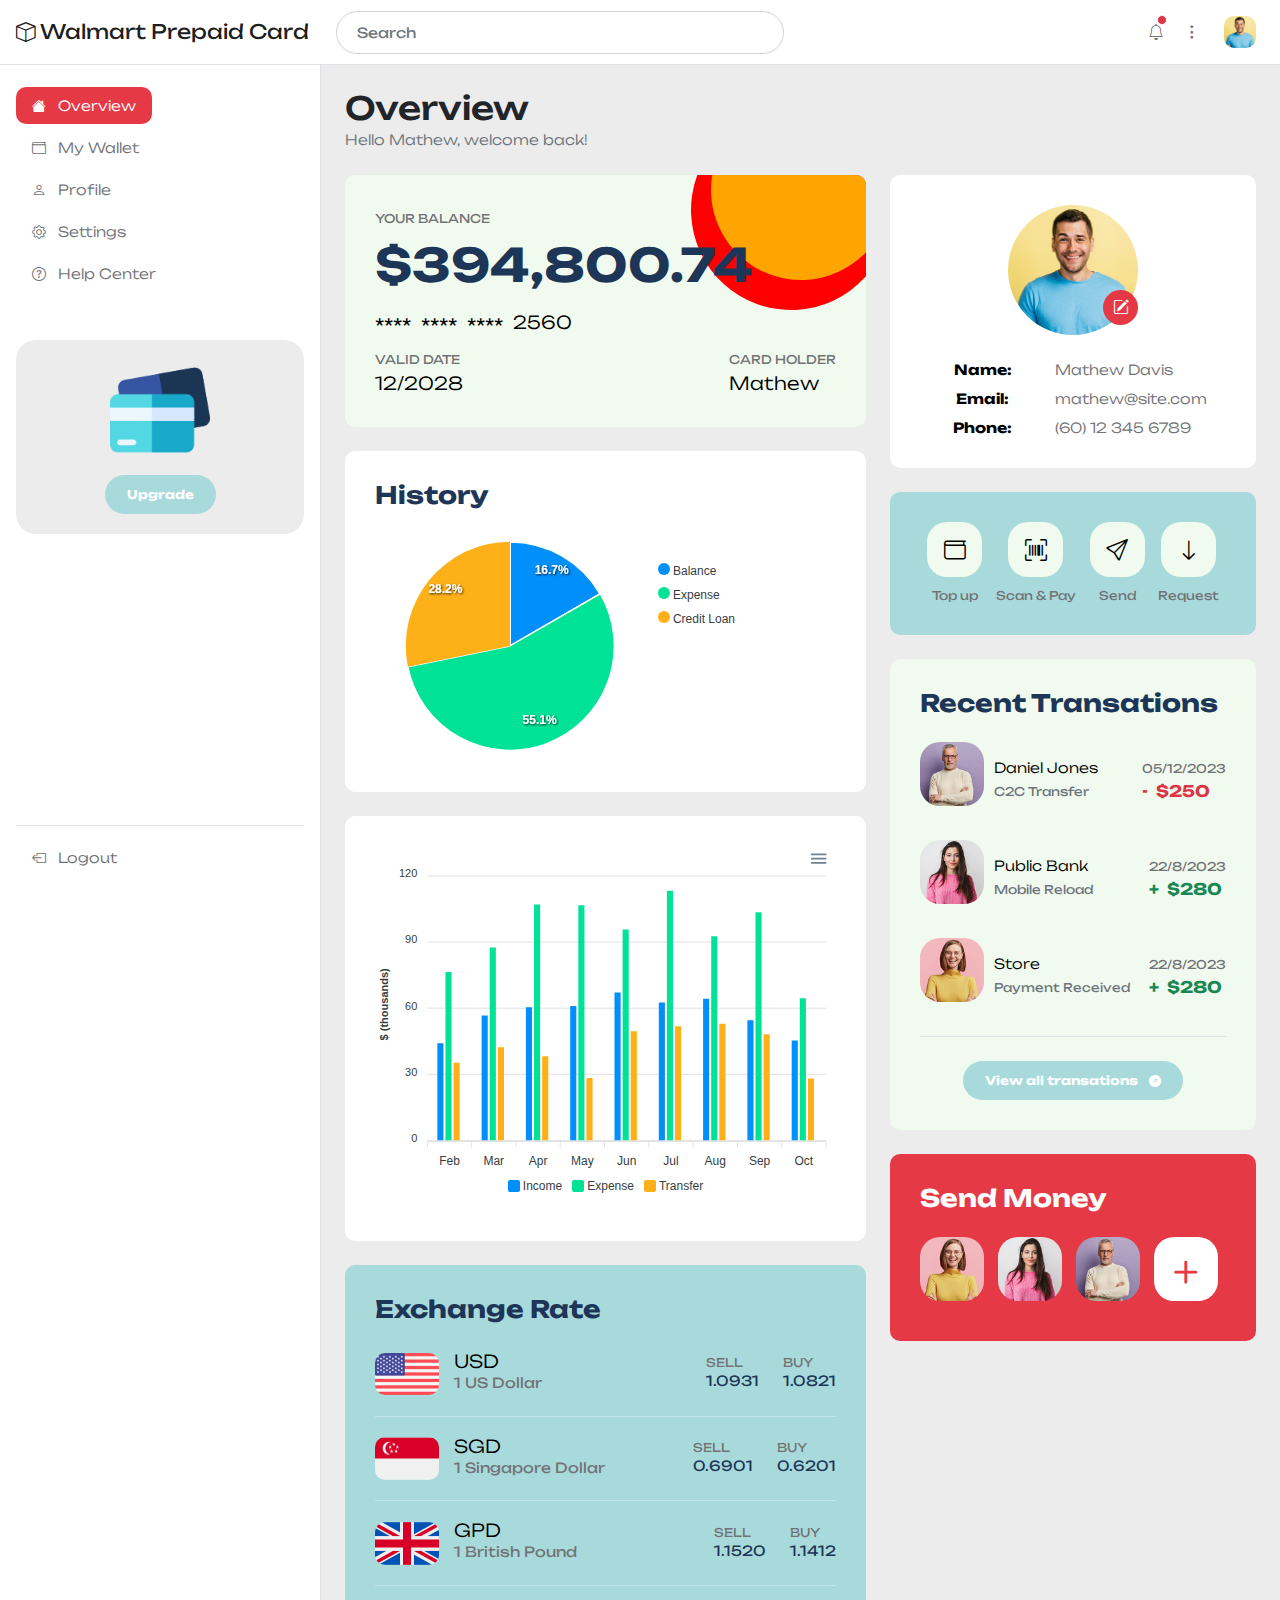
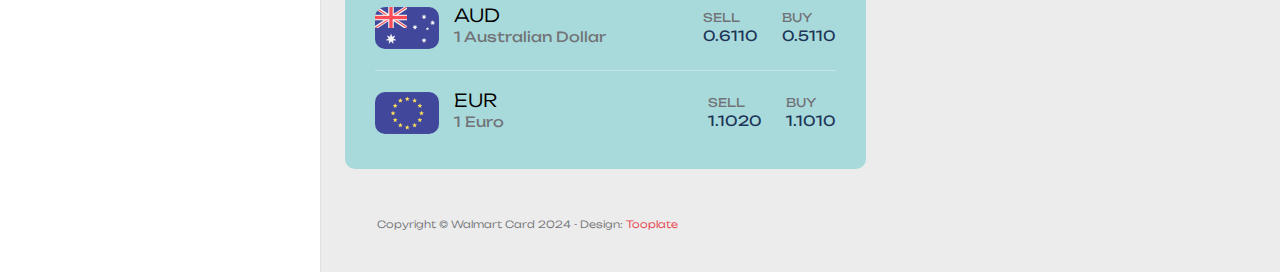
<file: dashboard.html>
<!doctype html>
<html lang="en">

<head>
    <meta charset="utf-8">
    <meta name="viewport" content="width=device-width, initial-scale=1">

    <meta name="description" content="">
    <meta name="author" content="Tooplate">

    <title>Walmart Prepaid Card</title>

    <!-- CSS FILES -->
    <link rel="preconnect" href="https://fonts.googleapis.com">

    <link rel="preconnect" href="https://fonts.gstatic.com" crossorigin>

    <link href="https://fonts.googleapis.com/css2?family=Unbounded:wght@300;400;700&display=swap" rel="stylesheet">

    <link href="css/bootstrap.min.css" rel="stylesheet">

    <link href="css/bootstrap-icons.css" rel="stylesheet">

    <link href="css/apexcharts.css" rel="stylesheet">

    <link href="css/tooplate-mini-finance.css" rel="stylesheet">
    <!--

Tooplate 2135 Mini Finance

https://www.tooplate.com/view/2135-mini-finance

Bootstrap 5 Dashboard Admin Template

-->

</head>

<body>
    <header class="navbar sticky-top flex-md-nowrap">
        <div class="col-md-3 col-lg-3 me-0 px-3 fs-6">
            <a class="navbar-brand" href="index.html">
                <i class="bi-box"></i>
                Walmart Prepaid Card
            </a>
        </div>

        <button class="navbar-toggler position-absolute d-md-none collapsed" type="button" data-bs-toggle="collapse"
            data-bs-target="#sidebarMenu" aria-controls="sidebarMenu" aria-expanded="false"
            aria-label="Toggle navigation">
            <span class="navbar-toggler-icon"></span>
        </button>

        <form class="custom-form header-form ms-lg-3 ms-md-3 me-lg-auto me-md-auto order-2 order-lg-0 order-md-0"
            action="#" method="get" role="form">
            <input class="form-control" name="search" type="text" placeholder="Search" aria-label="Search">
        </form>

        <div class="navbar-nav me-lg-2">
            <div class="nav-item text-nowrap d-flex align-items-center">
                <div class="dropdown ps-3">
                    <a class="nav-link dropdown-toggle text-center" href="#" role="button" data-bs-toggle="dropdown"
                        aria-expanded="false" id="navbarLightDropdownMenuLink">
                        <i class="bi-bell"></i>
                        <span
                            class="position-absolute start-100 translate-middle p-1 bg-danger border border-light rounded-circle">
                            <span class="visually-hidden">New alerts</span>
                        </span>
                    </a>

                    <ul class="dropdown-menu dropdown-menu-lg-end notifications-block-wrap bg-white shadow"
                        aria-labelledby="navbarLightDropdownMenuLink">
                        <small>Notifications</small>

                        <li class="notifications-block border-bottom pb-2 mb-2">
                            <a class="dropdown-item d-flex  align-items-center" href="#">
                                <div class="notifications-icon-wrap bg-success">
                                    <i class="notifications-icon bi-check-circle-fill"></i>
                                </div>

                                <div>
                                    <span>Your account has been created successfuly.</span>

                                    <p>12 days ago</p>
                                </div>
                            </a>
                        </li>

                        <li class="notifications-block border-bottom pb-2 mb-2">
                            <a class="dropdown-item d-flex align-items-center" href="#">
                                <div class="notifications-icon-wrap bg-info">
                                    <i class="notifications-icon bi-folder"></i>
                                </div>

                                <div>
                                    <span>Please check. We have sent a Daily report.</span>

                                    <p>10 days ago</p>
                                </div>
                            </a>
                        </li>

                        <li class="notifications-block">
                            <a class="dropdown-item d-flex align-items-center" href="#">
                                <div class="notifications-icon-wrap bg-danger">
                                    <i class="notifications-icon bi-question-circle"></i>
                                </div>

                                <div>
                                    <span>Account verification failed.</span>

                                    <p>1 hour ago</p>
                                </div>
                            </a>
                        </li>
                    </ul>
                </div>

                <div class="dropdown ps-1">
                    <a class="nav-link dropdown-toggle text-center" href="#" role="button" data-bs-toggle="dropdown"
                        aria-expanded="false">
                        <i class="bi-three-dots-vertical"></i>
                    </a>

                    <div class="dropdown-menu dropdown-menu-social bg-white shadow">
                        <div class="container">
                            <div class="row">
                                <div class="col-lg-4 col-md-4 col-4">
                                    <a class="dropdown-item text-center" href="#">
                                        <img src="images/social/search.png" class="profile-image img-fluid" alt="">
                                        <span class="d-block">Google</span>
                                    </a>
                                </div>

                                <div class="col-lg-4 col-md-4 col-4">
                                    <a class="dropdown-item text-center" href="#">
                                        <img src="images/social/spotify.png" class="profile-image img-fluid" alt="">
                                        <span class="d-block">Spotify</span>
                                    </a>
                                </div>

                                <div class="col-lg-4 col-md-4 col-4">
                                    <a class="dropdown-item text-center" href="#">
                                        <img src="images/social/telegram.png" class="profile-image img-fluid" alt="">
                                        <span class="d-block">Telegram</span>
                                    </a>
                                </div>

                                <div class="col-lg-4 col-md-4 col-4">
                                    <a class="dropdown-item text-center" href="#">
                                        <img src="images/social/snapchat.png" class="profile-image img-fluid" alt="">
                                        <span class="d-block">Snapchat</span>
                                    </a>
                                </div>

                                <div class="col-lg-4 col-md-4 col-4">
                                    <a class="dropdown-item text-center" href="#">
                                        <img src="images/social/tiktok.png" class="profile-image img-fluid" alt="">
                                        <span class="d-block">Tiktok</span>
                                    </a>
                                </div>

                                <div class="col-lg-4 col-md-4 col-4">
                                    <a class="dropdown-item text-center" href="#">
                                        <img src="images/social/youtube.png" class="profile-image img-fluid" alt="">
                                        <span class="d-block">Youtube</span>
                                    </a>
                                </div>
                            </div>
                        </div>
                    </div>
                </div>

                <div class="dropdown px-3">
                    <a class="nav-link dropdown-toggle" href="#" role="button" data-bs-toggle="dropdown"
                        aria-expanded="false">
                        <img src="images/medium-shot-happy-man-smiling.jpg" class="profile-image img-fluid" alt="">
                    </a>
                    <ul class="dropdown-menu bg-white shadow">
                        <li>
                            <div class="dropdown-menu-profile-thumb d-flex">
                                <img src="images/medium-shot-happy-man-smiling.jpg" class="profile-image img-fluid me-3"
                                    alt="">

                                <div class="d-flex flex-column">
                                    <small>Mathew</small>
                                    <a href="#">mathew@site.com</a>
                                </div>
                            </div>
                        </li>

                        <li>
                            <a class="dropdown-item" href="profile.html">
                                <i class="bi-person me-2"></i>
                                Profile
                            </a>
                        </li>

                        <li>
                            <a class="dropdown-item" href="setting.html">
                                <i class="bi-gear me-2"></i>
                                Settings
                            </a>
                        </li>

                        <li>
                            <a class="dropdown-item" href="help-center.html">
                                <i class="bi-question-circle me-2"></i>
                                Help
                            </a>
                        </li>

                        <li class="border-top mt-3 pt-2 mx-4">
                            <a class="dropdown-item ms-0 me-0" href="/index.html">
                                <i class="bi-box-arrow-left me-2"></i>
                                Logout
                            </a>
                        </li>
                    </ul>
                </div>
            </div>
        </div>
    </header>

    <div class="container-fluid">
        <div class="row">
            <nav id="sidebarMenu" class="col-md-3 col-lg-3 d-md-block sidebar collapse">
                <div class="position-sticky py-4 px-3 sidebar-sticky">
                    <ul class="nav flex-column h-100">
                        <li class="nav-item">
                            <a class="nav-link active" aria-current="page" href="#">
                                <i class="bi-house-fill me-2"></i>
                                Overview
                            </a>
                        </li>

                        <li class="nav-item">
                            <a class="nav-link" href="wallet.html">
                                <i class="bi-wallet me-2"></i>
                                My Wallet
                            </a>
                        </li>

                        <li class="nav-item">
                            <a class="nav-link" href="profile.html">
                                <i class="bi-person me-2"></i>
                                Profile
                            </a>
                        </li>

                        <li class="nav-item">
                            <a class="nav-link" href="setting.html">
                                <i class="bi-gear me-2"></i>
                                Settings
                            </a>
                        </li>

                        <li class="nav-item">
                            <a class="nav-link" href="help-center.html">
                                <i class="bi-question-circle me-2"></i>
                                Help Center
                            </a>
                        </li>

                        <li class="nav-item featured-box mt-lg-5 mt-4 mb-4">
                            <img src="images/credit-card.png" class="img-fluid" alt="">

                            <a class="btn custom-btn" href="#">Upgrade</a>
                        </li>

                        <li class="nav-item border-top mt-auto pt-2">
                            <a class="nav-link" href="/index.html">
                                <i class="bi-box-arrow-left me-2"></i>
                                Logout
                            </a>
                        </li>
                    </ul>
                </div>
            </nav>

            <main class="main-wrapper col-md-9 ms-sm-auto py-4 col-lg-9 px-md-4 border-start">
                <div class="title-group mb-3">
                    <h1 class="h2 mb-0">Overview</h1>

                    <small class="text-muted">Hello Mathew, welcome back!</small>
                </div>

                <div class="row my-4">
                    <div class="col-lg-7 col-12">
                        <div class="custom-block custom-block-balance">
                            <small>Your Balance</small>

                            <h2 class="mt-2 mb-3">$394,800.74</h2>

                            <div class="custom-block-numbers d-flex align-items-center">
                                <span>****</span>
                                <span>****</span>
                                <span>****</span>
                                <p>2560</p>
                            </div>

                            <div class="d-flex">
                                <div>
                                    <small>Valid Date</small>
                                    <p>12/2028</p>
                                </div>

                                <div class="ms-auto">
                                    <small>Card Holder</small>
                                    <p>Mathew</p>
                                </div>
                            </div>
                        </div>

                        <div class="custom-block bg-white">
                            <h5 class="mb-4">History</h5>

                            <div id="pie-chart"></div>
                        </div>

                        <div class="custom-block bg-white">
                            <div id="chart"></div>
                        </div>

                        <div class="custom-block custom-block-exchange">
                            <h5 class="mb-4">Exchange Rate</h5>

                            <div class="d-flex align-items-center border-bottom pb-3 mb-3">
                                <div class="d-flex align-items-center">
                                    <img src="images/flag/united-states.png" class="exchange-image img-fluid" alt="">

                                    <div>
                                        <p>USD</p>
                                        <h6>1 US Dollar</h6>
                                    </div>
                                </div>

                                <div class="ms-auto me-4">
                                    <small>Sell</small>
                                    <h6>1.0931</h6>
                                </div>

                                <div>
                                    <small>Buy</small>
                                    <h6>1.0821</h6>
                                </div>
                            </div>

                            <div class="d-flex align-items-center border-bottom pb-3 mb-3">
                                <div class="d-flex align-items-center">
                                    <img src="images/flag/singapore.png" class="exchange-image img-fluid" alt="">

                                    <div>
                                        <p>SGD</p>
                                        <h6>1 Singapore Dollar</h6>
                                    </div>
                                </div>

                                <div class="ms-auto me-4">
                                    <small>Sell</small>
                                    <h6>0.6901</h6>
                                </div>

                                <div>
                                    <small>Buy</small>
                                    <h6>0.6201</h6>
                                </div>
                            </div>

                            <div class="d-flex align-items-center border-bottom pb-3 mb-3">
                                <div class="d-flex align-items-center">
                                    <img src="images/flag/united-kingdom.png" class="exchange-image img-fluid" alt="">

                                    <div>
                                        <p>GPD</p>
                                        <h6>1 British Pound</h6>
                                    </div>
                                </div>

                                <div class="ms-auto me-4">
                                    <small>Sell</small>
                                    <h6>1.1520</h6>
                                </div>

                                <div>
                                    <small>Buy</small>
                                    <h6>1.1412</h6>
                                </div>
                            </div>

                            <div class="d-flex align-items-center border-bottom pb-3 mb-3">
                                <div class="d-flex align-items-center">
                                    <img src="images/flag/australia.png" class="exchange-image img-fluid" alt="">

                                    <div>
                                        <p>AUD</p>
                                        <h6>1 Australian Dollar</h6>
                                    </div>
                                </div>

                                <div class="ms-auto me-4">
                                    <small>Sell</small>
                                    <h6>0.6110</h6>
                                </div>

                                <div>
                                    <small>Buy</small>
                                    <h6>0.5110</h6>
                                </div>
                            </div>

                            <div class="d-flex align-items-center">
                                <div class="d-flex align-items-center">
                                    <img src="images/flag/european-union.png" class="exchange-image img-fluid" alt="">

                                    <div>
                                        <p>EUR</p>
                                        <h6>1 Euro</h6>
                                    </div>
                                </div>

                                <div class="ms-auto me-4">
                                    <small>Sell</small>
                                    <h6>1.1020</h6>
                                </div>

                                <div>
                                    <small>Buy</small>
                                    <h6>1.1010</h6>
                                </div>
                            </div>
                        </div>
                    </div>

                    <div class="col-lg-5 col-12">
                        <div class="custom-block custom-block-profile-front custom-block-profile text-center bg-white">
                            <div class="custom-block-profile-image-wrap mb-4">
                                <img src="images/medium-shot-happy-man-smiling.jpg"
                                    class="custom-block-profile-image img-fluid" alt="">

                                <a href="setting.html" class="bi-pencil-square custom-block-edit-icon"></a>
                            </div>

                            <p class="d-flex flex-wrap mb-2">
                                <strong>Name:</strong>

                                <span>Mathew Davis</span>
                            </p>

                            <p class="d-flex flex-wrap mb-2">
                                <strong>Email:</strong>

                                <a href="#">
                                    mathew@site.com
                                </a>
                            </p>

                            <p class="d-flex flex-wrap mb-0">
                                <strong>Phone:</strong>

                                <a href="#">
                                    (60) 12 345 6789
                                </a>
                            </p>
                        </div>

                        <div class="custom-block custom-block-bottom d-flex flex-wrap">
                            <div class="custom-block-bottom-item">
                                <a href="#" class="d-flex flex-column">
                                    <i class="custom-block-icon bi-wallet"></i>

                                    <small>Top up</small>
                                </a>
                            </div>

                            <div class="custom-block-bottom-item">
                                <a href="#" class="d-flex flex-column">
                                    <i class="custom-block-icon bi-upc-scan"></i>

                                    <small>Scan & Pay</small>
                                </a>
                            </div>

                            <div class="custom-block-bottom-item">
                                <a href="/send.html" class="d-flex flex-column">
                                    <i class="custom-block-icon bi-send"></i>

                                    <small>Send</small>
                                </a>
                            </div>

                            <div class="custom-block-bottom-item">
                                <a href="#" class="d-flex flex-column">
                                    <i class="custom-block-icon bi-arrow-down"></i>

                                    <small>Request</small>
                                </a>
                            </div>
                        </div>

                        <div class="custom-block custom-block-transations">
                            <h5 class="mb-4">Recent Transations</h5>

                            <div class="d-flex flex-wrap align-items-center mb-4">
                                <div class="d-flex align-items-center">
                                    <img src="images/profile/senior-man-white-sweater-eyeglasses.jpg"
                                        class="profile-image img-fluid" alt="">

                                    <div>
                                        <p>
                                            <a href="transation-detail.html">Daniel Jones</a>
                                        </p>

                                        <small class="text-muted">C2C Transfer</small>
                                    </div>
                                </div>

                                <div class="ms-auto">
                                    <small>05/12/2023</small>
                                    <strong class="d-block text-danger"><span class="me-1">-</span> $250</strong>
                                </div>
                            </div>

                            <div class="d-flex flex-wrap align-items-center mb-4">
                                <div class="d-flex align-items-center">
                                    <img src="images/profile/young-beautiful-woman-pink-warm-sweater.jpg"
                                        class="profile-image img-fluid" alt="">

                                    <div>
                                        <p>
                                            <a href="transation-detail.html">Public Bank</a>
                                        </p>

                                        <small class="text-muted">Mobile Reload</small>
                                    </div>
                                </div>

                                <div class="ms-auto">
                                    <small>22/8/2023</small>
                                    <strong class="d-block text-success"><span class="me-1">+</span> $280</strong>
                                </div>
                            </div>

                            <div class="d-flex flex-wrap align-items-center">
                                <div class="d-flex align-items-center">
                                    <img src="images/profile/young-woman-with-round-glasses-yellow-sweater.jpg"
                                        class="profile-image img-fluid" alt="">

                                    <div>
                                        <p><a href="transation-detail.html">Store</a></p>

                                        <small class="text-muted">Payment Received</small>
                                    </div>
                                </div>

                                <div class="ms-auto">
                                    <small>22/8/2023</small>
                                    <strong class="d-block text-success"><span class="me-1">+</span> $280</strong>
                                </div>
                            </div>

                            <div class="border-top pt-4 mt-4 text-center">
                                <a class="btn custom-btn" href="wallet.html">
                                    View all transations
                                    <i class="bi-arrow-up-right-circle-fill ms-2"></i>
                                </a>
                            </div>
                        </div>

                        <div class="custom-block primary-bg">
                            <h5 class="text-white mb-4">Send Money</h5>

                            <a href="#">
                                <img src="images/profile/young-woman-with-round-glasses-yellow-sweater.jpg"
                                    class="profile-image img-fluid" alt="">
                            </a>

                            <a href="#">
                                <img src="images/profile/young-beautiful-woman-pink-warm-sweater.jpg"
                                    class="profile-image img-fluid" alt="">
                            </a>

                            <a href="#">
                                <img src="images/profile/senior-man-white-sweater-eyeglasses.jpg"
                                    class="profile-image img-fluid" alt="">
                            </a>

                            <div class="profile-rounded">
                                <a href="#">
                                    <i class="profile-rounded-icon bi-plus"></i>
                                </a>
                            </div>
                        </div>

                    </div>
                </div>

                <footer class="site-footer">
                    <div class="container">
                        <div class="row">

                            <div class="col-lg-12 col-12">
                                <p class="copyright-text">Copyright © Walmart Card 2024
                                    - Design: <a rel="sponsored" href="https://www.tooplate.com"
                                        target="_blank">Tooplate</a></p>
                            </div>

                        </div>
                    </div>
                </footer>
            </main>

        </div>
    </div>

    <!-- JAVASCRIPT FILES -->
    <script src="js/jquery.min.js"></script>
    <script src="js/bootstrap.bundle.min.js"></script>
    <script src="js/apexcharts.min.js"></script>
    <script src="js/custom.js"></script>

    <script type="text/javascript">
        var options = {
            series: [13, 43, 22],
            chart: {
                width: 380,
                type: 'pie',
            },
            labels: ['Balance', 'Expense', 'Credit Loan',],
            responsive: [{
                breakpoint: 480,
                options: {
                    chart: {
                        width: 200
                    },
                    legend: {
                        position: 'bottom'
                    }
                }
            }]
        };

        var chart = new ApexCharts(document.querySelector("#pie-chart"), options);
        chart.render();
    </script>

    <script type="text/javascript">
        var options = {
            series: [{
                name: 'Income',
                data: [44, 55, 57, 56, 61, 58, 63, 60, 66]
            }, {
                name: 'Expense',
                data: [76, 85, 101, 98, 87, 105, 91, 114, 94]
            }, {
                name: 'Transfer',
                data: [35, 41, 36, 26, 45, 48, 52, 53, 41]
            }],
            chart: {
                type: 'bar',
                height: 350
            },
            plotOptions: {
                bar: {
                    horizontal: false,
                    columnWidth: '55%',
                    endingShape: 'rounded'
                },
            },
            dataLabels: {
                enabled: false
            },
            stroke: {
                show: true,
                width: 2,
                colors: ['transparent']
            },
            xaxis: {
                categories: ['Feb', 'Mar', 'Apr', 'May', 'Jun', 'Jul', 'Aug', 'Sep', 'Oct'],
            },
            yaxis: {
                title: {
                    text: '$ (thousands)'
                }
            },
            fill: {
                opacity: 1
            },
            tooltip: {
                y: {
                    formatter: function (val) {
                        return "$ " + val + " thousands"
                    }
                }
            }
        };

        var chart = new ApexCharts(document.querySelector("#chart"), options);
        chart.render();
    </script>

</body>

</html>
</file>
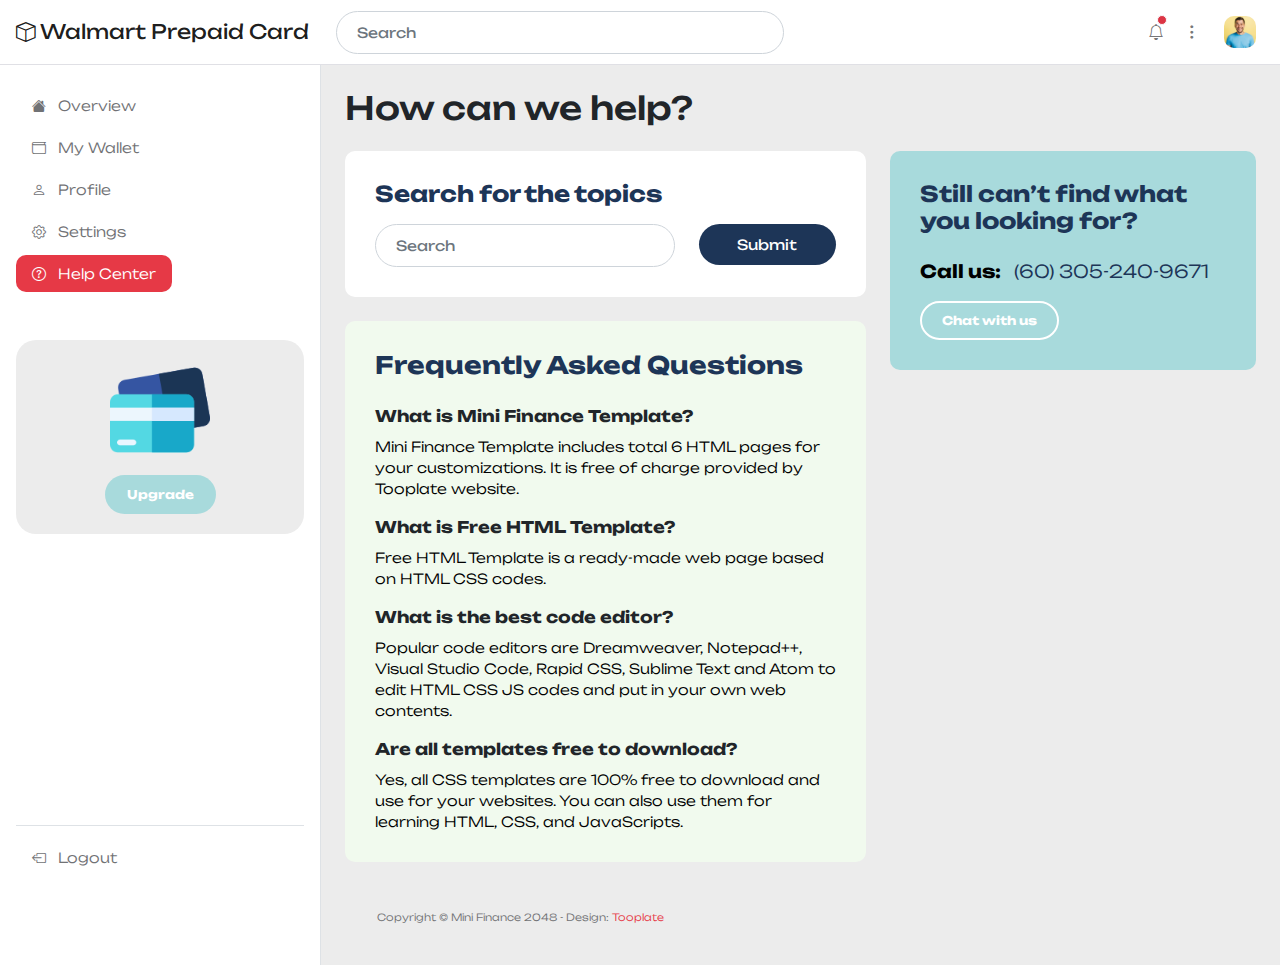
<file: help-center.html>
<!doctype html>
<html lang="en">

<head>
    <meta charset="utf-8">
    <meta name="viewport" content="width=device-width, initial-scale=1">

    <meta name="description" content="">
    <meta name="author" content="">

    <title>Walmart Prepaid Card - Help Center</title>

    <!-- CSS FILES -->
    <link rel="preconnect" href="https://fonts.googleapis.com">

    <link rel="preconnect" href="https://fonts.gstatic.com" crossorigin>

    <link href="https://fonts.googleapis.com/css2?family=Unbounded:wght@300;400;700&display=swap" rel="stylesheet">

    <link href="css/bootstrap.min.css" rel="stylesheet">

    <link href="css/bootstrap-icons.css" rel="stylesheet">

    <link href="css/tooplate-mini-finance.css" rel="stylesheet">
    <!--

Tooplate 2135 Mini Finance

https://www.tooplate.com/view/2135-mini-finance

Bootstrap 5 Dashboard Admin Template

-->
</head>

<body>
    <header class="navbar sticky-top flex-md-nowrap">
        <div class="col-md-3 col-lg-3 me-0 px-3 fs-6">
            <a class="navbar-brand" href="index.html">
                <i class="bi-box"></i>
                Walmart Prepaid Card
            </a>
        </div>

        <button class="navbar-toggler position-absolute d-md-none collapsed" type="button" data-bs-toggle="collapse"
            data-bs-target="#sidebarMenu" aria-controls="sidebarMenu" aria-expanded="false"
            aria-label="Toggle navigation">
            <span class="navbar-toggler-icon"></span>
        </button>

        <form class="custom-form header-form ms-lg-3 ms-md-3 me-lg-auto me-md-auto order-2 order-lg-0 order-md-0"
            action="#" method="get" role="form">
            <input class="form-control" name="search" type="text" placeholder="Search" aria-label="Search">
        </form>

        <div class="navbar-nav me-lg-2">
            <div class="nav-item text-nowrap d-flex align-items-center">
                <div class="dropdown ps-3">
                    <a class="nav-link dropdown-toggle text-center" href="#" role="button" data-bs-toggle="dropdown"
                        aria-expanded="false">
                        <i class="bi-bell"></i>
                        <span
                            class="position-absolute start-100 translate-middle p-1 bg-danger border border-light rounded-circle">
                            <span class="visually-hidden">New alerts</span>
                        </span>
                    </a>

                    <ul class="dropdown-menu notifications-block-wrap bg-white shadow">
                        <small>Notifications</small>

                        <li class="notifications-block border-bottom pb-2 mb-2">
                            <a class="dropdown-item d-flex align-items-center" href="#">
                                <div class="notifications-icon-wrap bg-success">
                                    <i class="notifications-icon bi-check-circle-fill"></i>
                                </div>

                                <div>
                                    <span>Your account has been created successfuly.</span>

                                    <p>12 days ago</p>
                                </div>
                            </a>
                        </li>

                        <li class="notifications-block border-bottom pb-2 mb-2">
                            <a class="dropdown-item d-flex align-items-center" href="#">
                                <div class="notifications-icon-wrap bg-info">
                                    <i class="notifications-icon bi-folder"></i>
                                </div>

                                <div>
                                    <span>Please check. We have sent a Daily report.</span>

                                    <p>10 days ago</p>
                                </div>
                            </a>
                        </li>

                        <li class="notifications-block">
                            <a class="dropdown-item d-flex align-items-center" href="#">
                                <div class="notifications-icon-wrap bg-danger">
                                    <i class="notifications-icon bi-question-circle"></i>
                                </div>

                                <div>
                                    <span>Account verification failed.</span>

                                    <p>1 hour ago</p>
                                </div>
                            </a>
                        </li>
                    </ul>
                </div>

                <div class="dropdown ps-1">
                    <a class="nav-link dropdown-toggle text-center" href="#" role="button" data-bs-toggle="dropdown"
                        aria-expanded="false">
                        <i class="bi-three-dots-vertical"></i>
                    </a>

                    <div class="dropdown-menu dropdown-menu-social bg-white shadow">
                        <div class="container">
                            <div class="row">
                                <div class="col-lg-4 col-md-4 col-4">
                                    <a class="dropdown-item text-center" href="#">
                                        <img src="images/social/search.png" class="profile-image img-fluid" alt="">
                                        <span class="d-block">Google</span>
                                    </a>
                                </div>

                                <div class="col-lg-4 col-md-4 col-4">
                                    <a class="dropdown-item text-center" href="#">
                                        <img src="images/social/spotify.png" class="profile-image img-fluid" alt="">
                                        <span class="d-block">Spotify</span>
                                    </a>
                                </div>

                                <div class="col-lg-4 col-md-4 col-4">
                                    <a class="dropdown-item text-center" href="#">
                                        <img src="images/social/telegram.png" class="profile-image img-fluid" alt="">
                                        <span class="d-block">Telegram</span>
                                    </a>
                                </div>

                                <div class="col-lg-4 col-md-4 col-4">
                                    <a class="dropdown-item text-center" href="#">
                                        <img src="images/social/snapchat.png" class="profile-image img-fluid" alt="">
                                        <span class="d-block">Snapchat</span>
                                    </a>
                                </div>

                                <div class="col-lg-4 col-md-4 col-4">
                                    <a class="dropdown-item text-center" href="#">
                                        <img src="images/social/tiktok.png" class="profile-image img-fluid" alt="">
                                        <span class="d-block">Tiktok</span>
                                    </a>
                                </div>

                                <div class="col-lg-4 col-md-4 col-4">
                                    <a class="dropdown-item text-center" href="#">
                                        <img src="images/social/youtube.png" class="profile-image img-fluid" alt="">
                                        <span class="d-block">Youtube</span>
                                    </a>
                                </div>
                            </div>
                        </div>
                    </div>
                </div>

                <div class="dropdown px-3">
                    <a class="nav-link dropdown-toggle" href="#" role="button" data-bs-toggle="dropdown"
                        aria-expanded="false">
                        <img src="images/medium-shot-happy-man-smiling.jpg" class="profile-image img-fluid" alt="">
                    </a>
                    <ul class="dropdown-menu bg-white shadow">
                        <li>
                            <div class="dropdown-menu-profile-thumb d-flex">
                                <img src="images/medium-shot-happy-man-smiling.jpg" class="profile-image img-fluid me-3"
                                    alt="">

                                <div class="d-flex flex-column">
                                    <small>Thomas</small>
                                    <a href="#">thomas@site.com</a>
                                </div>
                            </div>
                        </li>

                        <li>
                            <a class="dropdown-item" href="profile.html">
                                <i class="bi-person me-2"></i>
                                Profile
                            </a>
                        </li>

                        <li>
                            <a class="dropdown-item" href="setting.html">
                                <i class="bi-gear me-2"></i>
                                Settings
                            </a>
                        </li>

                        <li>
                            <a class="dropdown-item" href="help-center.html">
                                <i class="bi-question-circle me-2"></i>
                                Help
                            </a>
                        </li>

                        <li class="border-top mt-3 pt-2 mx-4">
                            <a class="dropdown-item ms-0 me-0" href="/index.html">
                                <i class="bi-box-arrow-left me-2"></i>
                                Logout
                            </a>
                        </li>
                    </ul>
                </div>
            </div>
        </div>
    </header>

    <div class="container-fluid">
        <div class="row">
            <nav id="sidebarMenu" class="col-md-3 col-lg-3 d-md-block sidebar collapse">
                <div class="position-sticky py-4 px-3 sidebar-sticky">
                    <ul class="nav flex-column h-100">
                        <li class="nav-item">
                            <a class="nav-link" aria-current="page" href="/dashboard.html">
                                <i class="bi-house-fill me-2"></i>
                                Overview
                            </a>
                        </li>

                        <li class="nav-item">
                            <a class="nav-link" href="wallet.html">
                                <i class="bi-wallet me-2"></i>
                                My Wallet
                            </a>
                        </li>

                        <li class="nav-item">
                            <a class="nav-link" href="profile.html">
                                <i class="bi-person me-2"></i>
                                Profile
                            </a>
                        </li>

                        <li class="nav-item">
                            <a class="nav-link" href="setting.html">
                                <i class="bi-gear me-2"></i>
                                Settings
                            </a>
                        </li>

                        <li class="nav-item">
                            <a class="nav-link active" href="help-center.html">
                                <i class="bi-question-circle me-2"></i>
                                Help Center
                            </a>
                        </li>

                        <li class="nav-item featured-box mt-lg-5 mt-4 mb-4">
                            <img src="images/credit-card.png" class="img-fluid" alt="">

                            <a class="btn custom-btn" href="#">Upgrade</a>
                        </li>

                        <li class="nav-item border-top mt-auto pt-2">
                            <a class="nav-link" href="/index.html">
                                <i class="bi-box-arrow-left me-2"></i>
                                Logout
                            </a>
                        </li>
                    </ul>
                </div>
            </nav>

            <main class="main-wrapper col-md-9 ms-sm-auto py-4 col-lg-9 px-md-4 border-start">
                <div class="title-group mb-3">
                    <h1 class="h2 mb-0">How can we help?</h1>
                </div>

                <div class="row my-4">
                    <div class="col-lg-7 col-12">
                        <div class="custom-block bg-white">
                            <form class="custom-form search-form" action="#" method="post" role="form">
                                <div class="row">
                                    <div class="col-lg-12 mb-2">
                                        <h6>Search for the topics</h6>
                                    </div>

                                    <div class="col-lg-8 col-md-8 col-12">
                                        <input class="form-control mb-lg-0 mb-md-0" name="search" type="text"
                                            placeholder="Search" aria-label="Search">
                                    </div>

                                    <div class="col-lg-4 col-md-4 col-12">
                                        <button type="submit" class="form-control">
                                            Submit
                                        </button>
                                    </div>
                                </div>
                            </form>
                        </div>

                        <div class="custom-block custom-block-faq">
                            <h5 class="mb-4">Frequently Asked Questions</h5>

                            <strong class="d-block mb-2">What is Mini Finance Template?</strong>

                            <p>Mini Finance Template includes total 6 HTML pages for your customizations. It is free of
                                charge provided by Tooplate website.</p>

                            <strong class="d-block mt-3 mb-2">What is Free HTML Template?</strong>

                            <p>Free HTML Template is a ready-made web page based on HTML CSS codes.</p>

                            <strong class="d-block mt-3 mb-2">What is the best code editor?</strong>

                            <p>Popular code editors are Dreamweaver, Notepad++, Visual Studio Code, Rapid CSS, Sublime
                                Text and Atom to edit HTML CSS JS codes and put in your own web contents.</p>

                            <strong class="d-block mt-3 mb-2">Are all templates free to download?</strong>

                            <p>Yes, all CSS templates are 100% free to download and use for your websites. You can also
                                use them for learning HTML, CSS, and JavaScripts.</p>
                        </div>
                    </div>

                    <div class="col-lg-5 col-12">
                        <div class="custom-block custom-block-contact">
                            <h6 class="mb-4">Still can’t find what you looking for?</h6>

                            <p>
                                <strong>Call us:</strong>
                                <a href="tel: 305-240-9671" class="ms-2">
                                    (60)
                                    305-240-9671
                                </a>
                            </p>

                            <a href="#" class="btn custom-btn custom-btn-bg-white mt-3">
                                Chat with us
                            </a>
                        </div>
                    </div>
                </div>

                <footer class="site-footer">
                    <div class="container">
                        <div class="row">

                            <div class="col-lg-12 col-12">
                                <p class="copyright-text">Copyright © Mini Finance 2048
                                    - Design: <a rel="sponsored" href="https://www.tooplate.com"
                                        target="_blank">Tooplate</a></p>
                            </div>

                        </div>
                    </div>
                </footer>
            </main>

        </div>
    </div>

    <!-- JAVASCRIPT FILES -->
    <script src="js/jquery.min.js"></script>
    <script src="js/bootstrap.bundle.min.js"></script>
    <script src="js/custom.js"></script>

</body>

</html>
</file>
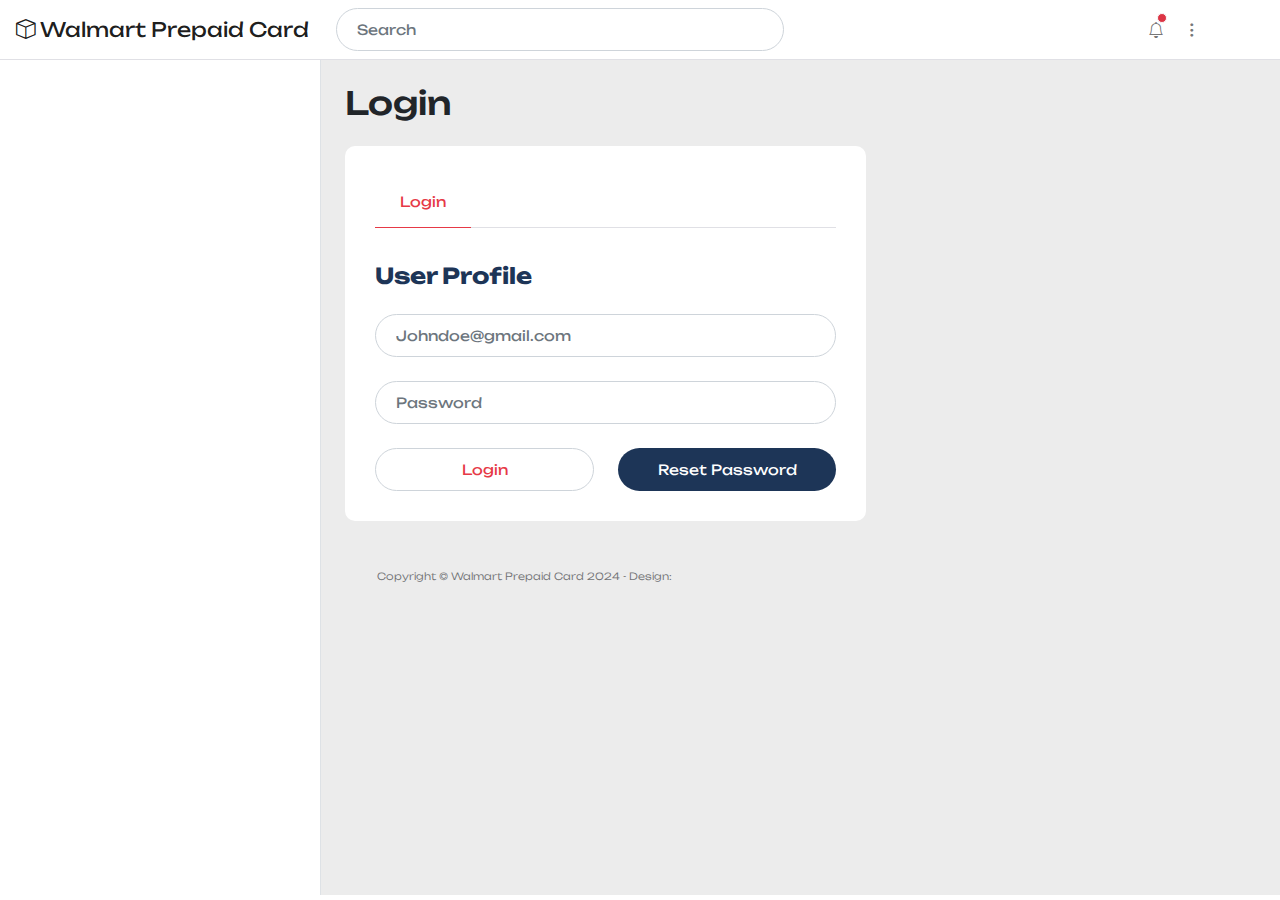
<file: login-page.html>
<!doctype html>
<html lang="en">

<head>
    <meta charset="utf-8">
    <meta name="viewport" content="width=device-width, initial-scale=1">

    <meta name="description" content="">
    <meta name="author" content="">

    <title>Walmart Prepaid Card - Settings</title>

    <!-- CSS FILES -->
    <link rel="preconnect" href="https://fonts.googleapis.com">

    <link rel="preconnect" href="https://fonts.gstatic.com" crossorigin>

    <link href="https://fonts.googleapis.com/css2?family=Unbounded:wght@300;400;700&display=swap" rel="stylesheet">

    <link href="css/bootstrap.min.css" rel="stylesheet">

    <link href="css/bootstrap-icons.css" rel="stylesheet">

    <link href="css/tooplate-mini-finance.css" rel="stylesheet">
    <!--

Tooplate 2135 Mini Finance

https://www.tooplate.com/view/2135-mini-finance

Bootstrap 5 Dashboard Admin Template

-->
</head>

<body>
    <header class="navbar sticky-top flex-md-nowrap">
        <div class="col-md-3 col-lg-3 me-0 px-3 fs-6">
            <a class="navbar-brand" href="index.html">
                <i class="bi-box"></i>
                Walmart Prepaid Card
            </a>
        </div>

        <button class="navbar-toggler position-absolute d-md-none collapsed" type="button" data-bs-toggle="collapse"
            data-bs-target="#sidebarMenu" aria-controls="sidebarMenu" aria-expanded="false"
            aria-label="Toggle navigation">
            <span class="navbar-toggler-icon"></span>
        </button>

        <form class="custom-form header-form ms-lg-3 ms-md-3 me-lg-auto me-md-auto order-2 order-lg-0 order-md-0"
            action="#" method="get" role="form">
            <input class="form-control" name="search" type="text" placeholder="Search" aria-label="Search">
        </form>

        <div class="navbar-nav me-lg-2">
            <div class="nav-item text-nowrap d-flex align-items-center">
                <div class="dropdown ps-3">
                    <a class="nav-link dropdown-toggle text-center" href="#" role="button" data-bs-toggle="dropdown"
                        aria-expanded="false">
                        <i class="bi-bell"></i>
                        <span
                            class="position-absolute start-100 translate-middle p-1 bg-danger border border-light rounded-circle">
                            <span class="visually-hidden">New alerts</span>
                        </span>
                    </a>

                    <ul class="dropdown-menu notifications-block-wrap bg-white shadow">
                        <small>Notifications</small>

                        <li class="notifications-block border-bottom pb-2 mb-2">
                            <a class="dropdown-item d-flex align-items-center" href="#">
                                <div class="notifications-icon-wrap bg-success">
                                    <i class="notifications-icon bi-check-circle-fill"></i>
                                </div>

                                <div>
                                    <span>Your account has been created successfuly.</span>

                                    <p>12 days ago</p>
                                </div>
                            </a>
                        </li>

                        <li class="notifications-block border-bottom pb-2 mb-2">
                            <a class="dropdown-item d-flex align-items-center" href="#">
                                <div class="notifications-icon-wrap bg-info">
                                    <i class="notifications-icon bi-folder"></i>
                                </div>

                                <div>
                                    <span>Please check. We have sent a Daily report.</span>

                                    <p>10 days ago</p>
                                </div>
                            </a>
                        </li>

                        <li class="notifications-block">
                            <a class="dropdown-item d-flex align-items-center" href="#">
                                <div class="notifications-icon-wrap bg-danger">
                                    <i class="notifications-icon bi-question-circle"></i>
                                </div>

                                <div>
                                    <span>Account verification failed.</span>

                                    <p>1 hour ago</p>
                                </div>
                            </a>
                        </li>
                    </ul>
                </div>

                <div class="dropdown ps-1">
                    <a class="nav-link dropdown-toggle text-center" href="#" role="button" data-bs-toggle="dropdown"
                        aria-expanded="false">
                        <i class="bi-three-dots-vertical"></i>
                    </a>

                    <div class="dropdown-menu dropdown-menu-social bg-white shadow">
                        <div class="container">
                            <div class="row">
                                <div class="col-lg-4 col-md-4 col-4">
                                    <a class="dropdown-item text-center" href="#">
                                        <img src="images/social/search.png" class="profile-image img-fluid" alt="">
                                        <span class="d-block">Google</span>
                                    </a>
                                </div>

                                <div class="col-lg-4 col-md-4 col-4">
                                    <a class="dropdown-item text-center" href="#">
                                        <img src="images/social/spotify.png" class="profile-image img-fluid" alt="">
                                        <span class="d-block">Spotify</span>
                                    </a>
                                </div>

                                <div class="col-lg-4 col-md-4 col-4">
                                    <a class="dropdown-item text-center" href="#">
                                        <img src="images/social/telegram.png" class="profile-image img-fluid" alt="">
                                        <span class="d-block">Telegram</span>
                                    </a>
                                </div>

                                <div class="col-lg-4 col-md-4 col-4">
                                    <a class="dropdown-item text-center" href="#">
                                        <img src="images/social/snapchat.png" class="profile-image img-fluid" alt="">
                                        <span class="d-block">Snapchat</span>
                                    </a>
                                </div>

                                <div class="col-lg-4 col-md-4 col-4">
                                    <a class="dropdown-item text-center" href="#">
                                        <img src="images/social/tiktok.png" class="profile-image img-fluid" alt="">
                                        <span class="d-block">Tiktok</span>
                                    </a>
                                </div>

                                <div class="col-lg-4 col-md-4 col-4">
                                    <a class="dropdown-item text-center" href="#">
                                        <img src="images/social/youtube.png" class="profile-image img-fluid" alt="">
                                        <span class="d-block">Youtube</span>
                                    </a>
                                </div>
                            </div>
                        </div>
                    </div>
                </div>

                <div class="dropdown px-3">
                    <a class="nav-link dropdown-toggle" href="#" role="button" data-bs-toggle="dropdown"
                        aria-expanded="false">
                        <!-- <img src="images/medium-shot-happy-man-smiling.jpg" class="profile-image img-fluid" alt=""> -->
                    </a>
                    <ul class="dropdown-menu bg-white shadow">
                        <li>
                            <div class="dropdown-menu-profile-thumb d-flex">
                                <!-- <img src="images/medium-shot-happy-man-smiling.jpg" class="profile-image img-fluid me-3"
                                    alt=""> -->

                                <div class="d-flex flex-column">
                                    <!-- <small>Mathew</small>
                                    <a href="#">mathew@site.com</a> -->
                                </div>
                            </div>
                        </li>

                        <li>
                            <a class="dropdown-item" href="profile.html">
                                <i class="bi-person me-2"></i>
                                Profile
                            </a>
                        </li>

                        <li>
                            <a class="dropdown-item" href="setting.html">
                                <i class="bi-gear me-2"></i>
                                Settings
                            </a>
                        </li>

                        <li>
                            <a class="dropdown-item" href="help-center.html">
                                <i class="bi-question-circle me-2"></i>
                                Help
                            </a>
                        </li>

                        <li class="border-top mt-3 pt-2 mx-4">
                            <a class="dropdown-item ms-0 me-0" href="/index.html">
                                <i class="bi-box-arrow-left me-2"></i>
                                Logout
                            </a>
                        </li>
                    </ul>
                </div>
            </div>
        </div>
    </header>

    <div class="container-fluid">
        <div class="row">
            <!-- <nav id="sidebarMenu" class="col-md-3 col-lg-3 d-md-block sidebar collapse">
                <div class="position-sticky py-4 px-3 sidebar-sticky">
                    <ul class="nav flex-column h-100">
                        <li class="nav-item">
                            <a class="nav-link" aria-current="page" href="index.html">
                                <i class="bi-house-fill me-2"></i>
                                Overview
                            </a>
                        </li>

                        <li class="nav-item">
                            <a class="nav-link" href="wallet.html">
                                <i class="bi-wallet me-2"></i>
                                My Wallet
                            </a>
                        </li>

                        <li class="nav-item">
                            <a class="nav-link" href="profile.html">
                                <i class="bi-person me-2"></i>
                                Profile
                            </a>
                        </li>

                        <li class="nav-item">
                            <a class="nav-link active" href="setting.html">
                                <i class="bi-gear me-2"></i>
                                Settings
                            </a>
                        </li>

                        <li class="nav-item">
                            <a class="nav-link" href="help-center.html">
                                <i class="bi-question-circle me-2"></i>
                                Help Center
                            </a>
                        </li>

                        <li class="nav-item featured-box mt-lg-5 mt-4 mb-4">
                            <img src="images/credit-card.png" class="img-fluid" alt="">

                            <a class="btn custom-btn" href="#">Upgrade</a>
                        </li>

                        <li class="nav-item border-top mt-auto pt-2">
                            <a class="nav-link" href="/index.html">
                                <i class="bi-box-arrow-left me-2"></i>
                                Logout
                            </a>
                        </li>
                    </ul>
                </div>
            </nav> -->

            <main class="main-wrapper col-md-9 ms-sm-auto py-4 col-lg-9 px-md-4 border-start" style="margin-left: 50%;">
                <div class="title-group mb-3">
                    <h1 class="h2 mb-0">Login</h1>
                </div>

                <div class="row my-4">
                    <div class="col-lg-7 col-12">
                        <div class="custom-block bg-white">
                            <ul class="nav nav-tabs" id="myTab" role="tablist">
                                <li class="nav-item" role="presentation">
                                    <button class="nav-link active" id="profile-tab" data-bs-toggle="tab"
                                        data-bs-target="#profile-tab-pane" type="button" role="tab"
                                        aria-controls="profile-tab-pane" aria-selected="true">Login</button>
                                </li>
                                <!-- 
                                <li class="nav-item" role="presentation">
                                    <button class="nav-link" id="password-tab" data-bs-toggle="tab"
                                        data-bs-target="#password-tab-pane" type="button" role="tab"
                                        aria-controls="password-tab-pane" aria-selected="false">Password</button>
                                </li>

                                <li class="nav-item" role="presentation">
                                    <button class="nav-link" id="notification-tab" data-bs-toggle="tab"
                                        data-bs-target="#notification-tab-pane" type="button" role="tab"
                                        aria-controls="notification-tab-pane"
                                        aria-selected="false">Notification</button>
                                </li> -->
                            </ul>

                            <div class="tab-content" id="myTabContent">
                                <div class="tab-pane fade show active" id="profile-tab-pane" role="tabpanel"
                                    aria-labelledby="profile-tab" tabindex="0">
                                    <h6 class="mb-4">User Profile</h6>

                                    <form class="custom-form profile-form" action="#" method="post" role="form">


                                        <input class="form-control" type="email" name="profile-email" id="profile-email"
                                            placeholder="Johndoe@gmail.com" required>

                                        <input class="form-control" type="text" name="profile-name" id="profile-name"
                                            placeholder="Password">

                                        <!-- <div class="input-group mb-1">
                                            <img src="images/profile/senior-man-white-sweater-eyeglasses.jpg"
                                                class="profile-image img-fluid" alt="">

                                            <input type="file" class="form-control" id="inputGroupFile02">
                                        </div> -->

                                        <div class="d-flex">
                                            <button type="button" class="form-control me-3">
                                                <a href="/dashboard.html"> Login</a>
                                            </button>

                                            <button type="submit" class="form-control ms-2">
                                                Reset Password
                                            </button>
                                        </div>
                                    </form>
                                </div>

                                <div class="tab-pane fade" id="password-tab-pane" role="tabpanel"
                                    aria-labelledby="password-tab" tabindex="0">
                                    <h6 class="mb-4">Password</h6>

                                    <form class="custom-form password-form" action="#" method="post" role="form">
                                        <input type="password" name="password" id="password" pattern="[0-9a-zA-Z]{4,10}"
                                            class="form-control" placeholder="Current Password" required="">

                                        <input type="password" name="confirm_password" id="confirm_password"
                                            pattern="[0-9a-zA-Z]{4,10}" class="form-control" placeholder="New Password"
                                            required="">

                                        <input type="password" name="confirm_password" id="confirm_password"
                                            pattern="[0-9a-zA-Z]{4,10}" class="form-control"
                                            placeholder="Confirm Password" required="">

                                        <div class="d-flex">
                                            <button type="button" class="form-control me-3">
                                                Reset
                                            </button>

                                            <button type="submit" class="form-control ms-2">
                                                Update Password
                                            </button>
                                        </div>
                                    </form>
                                </div>

                                <div class="tab-pane fade" id="notification-tab-pane" role="tabpanel"
                                    aria-labelledby="notification-tab" tabindex="0">
                                    <h6 class="mb-4">Notification</h6>

                                    <form class="custom-form notification-form" action="#" method="post" role="form">

                                        <div class="form-check form-switch d-flex mb-3 ps-0">
                                            <label class="form-check-label" for="flexSwitchCheckCheckedOne">Account
                                                activity</label>

                                            <input class="form-check-input ms-auto" type="checkbox"
                                                name="form-check-input" role="switch" id="flexSwitchCheckCheckedOne"
                                                checked>
                                        </div>

                                        <div class="form-check form-switch d-flex mb-3 ps-0">
                                            <label class="form-check-label" for="flexSwitchCheckCheckedTwo">Payment
                                                updated</label>

                                            <input class="form-check-input ms-auto" type="checkbox"
                                                name="form-check-input" role="switch" id="flexSwitchCheckCheckedTwo"
                                                checked>
                                        </div>

                                        <div class="d-flex mt-4">
                                            <button type="button" class="form-control me-3">
                                                Reset
                                            </button>

                                            <button type="submit" class="form-control ms-2">
                                                Update Password
                                            </button>
                                        </div>
                                    </form>
                                </div>
                            </div>
                        </div>
                    </div>

                </div>

                <footer class="site-footer">
                    <div class="container">
                        <div class="row">

                            <div class="col-lg-12 col-12">
                                <p class="copyright-text">Copyright © Walmart Prepaid Card 2024
                                    - Design: </p>
                            </div>

                        </div>
                    </div>
                </footer>
            </main>

        </div>
    </div>

    <!-- JAVASCRIPT FILES -->
    <script src="js/jquery.min.js"></script>
    <script src="js/bootstrap.bundle.min.js"></script>
    <script src="js/custom.js"></script>

</body>

</html>
</file>
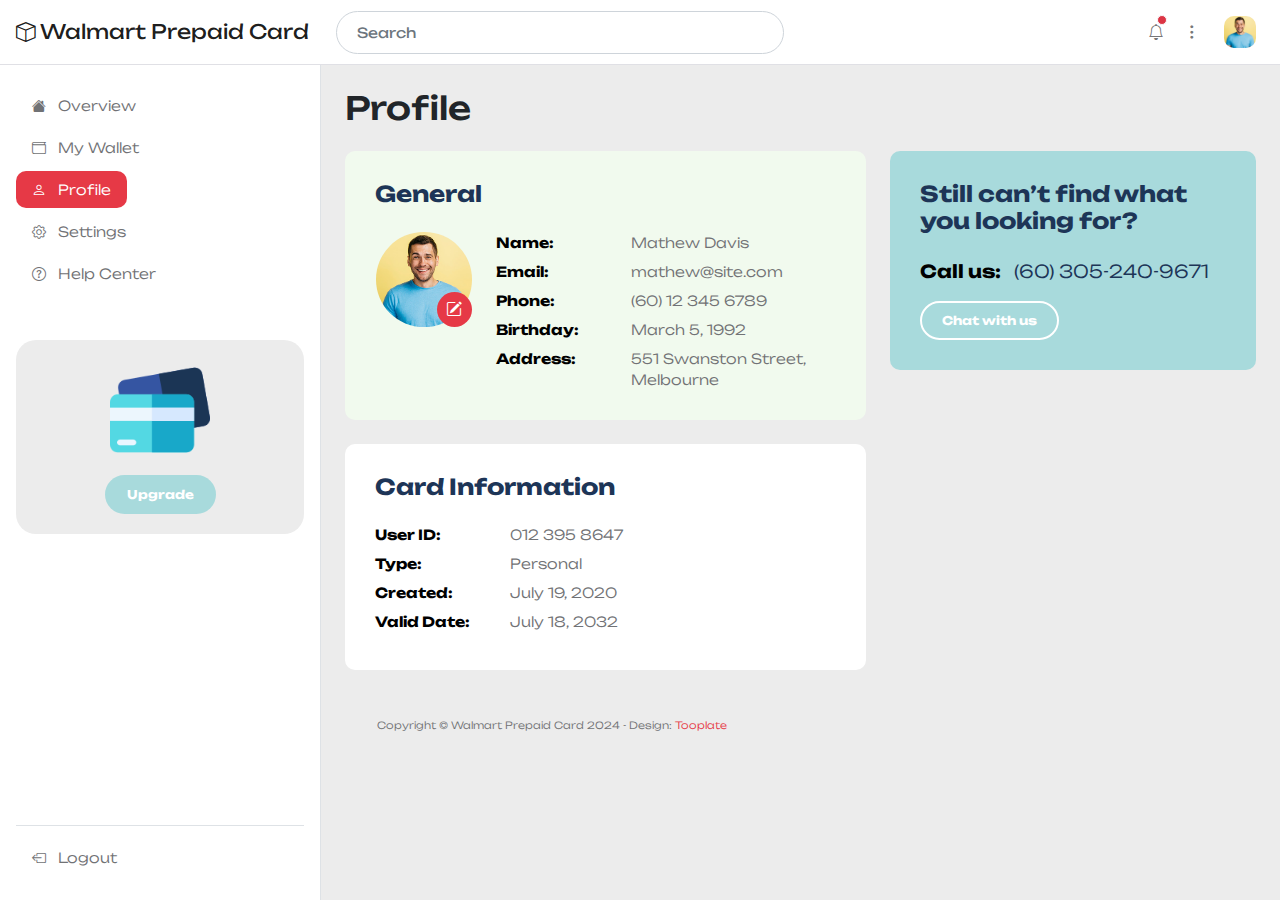
<file: profile.html>
<!doctype html>
<html lang="en">

<head>
    <meta charset="utf-8">
    <meta name="viewport" content="width=device-width, initial-scale=1">

    <meta name="description" content="">
    <meta name="author" content="">

    <title>Walmart Prepaid Card - Profile Page</title>

    <!-- CSS FILES -->
    <link rel="preconnect" href="https://fonts.googleapis.com">

    <link rel="preconnect" href="https://fonts.gstatic.com" crossorigin>

    <link href="https://fonts.googleapis.com/css2?family=Unbounded:wght@300;400;700&display=swap" rel="stylesheet">

    <link href="css/bootstrap.min.css" rel="stylesheet">

    <link href="css/bootstrap-icons.css" rel="stylesheet">

    <link href="css/tooplate-mini-finance.css" rel="stylesheet">
    <!--

Tooplate 2135 Mini Finance

https://www.tooplate.com/view/2135-mini-finance

Bootstrap 5 Dashboard Admin Template

-->
</head>

<body>
    <header class="navbar sticky-top flex-md-nowrap">
        <div class="col-md-3 col-lg-3 me-0 px-3 fs-6">
            <a class="navbar-brand" href="index.html">
                <i class="bi-box"></i>
                Walmart Prepaid Card
            </a>
        </div>

        <button class="navbar-toggler position-absolute d-md-none collapsed" type="button" data-bs-toggle="collapse"
            data-bs-target="#sidebarMenu" aria-controls="sidebarMenu" aria-expanded="false"
            aria-label="Toggle navigation">
            <span class="navbar-toggler-icon"></span>
        </button>

        <form class="custom-form header-form ms-lg-3 ms-md-3 me-lg-auto me-md-auto order-2 order-lg-0 order-md-0"
            action="#" method="get" role="form">
            <input class="form-control" name="search" type="text" placeholder="Search" aria-label="Search">
        </form>

        <div class="navbar-nav me-lg-2">
            <div class="nav-item text-nowrap d-flex align-items-center">
                <div class="dropdown ps-3">
                    <a class="nav-link dropdown-toggle text-center" href="#" role="button" data-bs-toggle="dropdown"
                        aria-expanded="false">
                        <i class="bi-bell"></i>
                        <span
                            class="position-absolute start-100 translate-middle p-1 bg-danger border border-light rounded-circle">
                            <span class="visually-hidden">New alerts</span>
                        </span>
                    </a>

                    <ul class="dropdown-menu notifications-block-wrap bg-white shadow">
                        <small>Notifications</small>

                        <li class="notifications-block border-bottom pb-2 mb-2">
                            <a class="dropdown-item d-flex align-items-center" href="#">
                                <div class="notifications-icon-wrap bg-success">
                                    <i class="notifications-icon bi-check-circle-fill"></i>
                                </div>

                                <div>
                                    <span>Your account has been created successfuly.</span>

                                    <p>12 days ago</p>
                                </div>
                            </a>
                        </li>

                        <li class="notifications-block border-bottom pb-2 mb-2">
                            <a class="dropdown-item d-flex align-items-center" href="#">
                                <div class="notifications-icon-wrap bg-info">
                                    <i class="notifications-icon bi-folder"></i>
                                </div>

                                <div>
                                    <span>Please check. We have sent a Daily report.</span>

                                    <p>10 days ago</p>
                                </div>
                            </a>
                        </li>

                        <li class="notifications-block">
                            <a class="dropdown-item d-flex align-items-center" href="#">
                                <div class="notifications-icon-wrap bg-danger">
                                    <i class="notifications-icon bi-question-circle"></i>
                                </div>

                                <div>
                                    <span>Account verification failed.</span>

                                    <p>1 hour ago</p>
                                </div>
                            </a>
                        </li>
                    </ul>
                </div>

                <div class="dropdown ps-1">
                    <a class="nav-link dropdown-toggle text-center" href="#" role="button" data-bs-toggle="dropdown"
                        aria-expanded="false">
                        <i class="bi-three-dots-vertical"></i>
                    </a>

                    <div class="dropdown-menu dropdown-menu-social bg-white shadow">
                        <div class="container">
                            <div class="row">
                                <div class="col-lg-4 col-md-4 col-4">
                                    <a class="dropdown-item text-center" href="#">
                                        <img src="images/social/search.png" class="profile-image img-fluid" alt="">
                                        <span class="d-block">Google</span>
                                    </a>
                                </div>

                                <div class="col-lg-4 col-md-4 col-4">
                                    <a class="dropdown-item text-center" href="#">
                                        <img src="images/social/spotify.png" class="profile-image img-fluid" alt="">
                                        <span class="d-block">Spotify</span>
                                    </a>
                                </div>

                                <div class="col-lg-4 col-md-4 col-4">
                                    <a class="dropdown-item text-center" href="#">
                                        <img src="images/social/telegram.png" class="profile-image img-fluid" alt="">
                                        <span class="d-block">Telegram</span>
                                    </a>
                                </div>

                                <div class="col-lg-4 col-md-4 col-4">
                                    <a class="dropdown-item text-center" href="#">
                                        <img src="images/social/snapchat.png" class="profile-image img-fluid" alt="">
                                        <span class="d-block">Snapchat</span>
                                    </a>
                                </div>

                                <div class="col-lg-4 col-md-4 col-4">
                                    <a class="dropdown-item text-center" href="#">
                                        <img src="images/social/tiktok.png" class="profile-image img-fluid" alt="">
                                        <span class="d-block">Tiktok</span>
                                    </a>
                                </div>

                                <div class="col-lg-4 col-md-4 col-4">
                                    <a class="dropdown-item text-center" href="#">
                                        <img src="images/social/youtube.png" class="profile-image img-fluid" alt="">
                                        <span class="d-block">Youtube</span>
                                    </a>
                                </div>
                            </div>
                        </div>
                    </div>
                </div>

                <div class="dropdown px-3">
                    <a class="nav-link dropdown-toggle" href="#" role="button" data-bs-toggle="dropdown"
                        aria-expanded="false">
                        <img src="images/medium-shot-happy-man-smiling.jpg" class="profile-image img-fluid" alt="">
                    </a>
                    <ul class="dropdown-menu bg-white shadow">
                        <li>
                            <div class="dropdown-menu-profile-thumb d-flex">
                                <img src="images/medium-shot-happy-man-smiling.jpg" class="profile-image img-fluid me-3"
                                    alt="">

                                <div class="d-flex flex-column">
                                    <small>Mathew</small>
                                    <a href="#">mathew@site.com</a>
                                </div>
                            </div>
                        </li>

                        <li>
                            <a class="dropdown-item" href="profile.html">
                                <i class="bi-person me-2"></i>
                                Profile
                            </a>
                        </li>

                        <li>
                            <a class="dropdown-item" href="setting.html">
                                <i class="bi-gear me-2"></i>
                                Settings
                            </a>
                        </li>

                        <li>
                            <a class="dropdown-item" href="help-center.html">
                                <i class="bi-question-circle me-2"></i>
                                Help
                            </a>
                        </li>

                        <li class="border-top mt-3 pt-2 mx-4">
                            <a class="dropdown-item ms-0 me-0" href="/index.html">
                                <i class="bi-box-arrow-left me-2"></i>
                                Logout
                            </a>
                        </li>
                    </ul>
                </div>
            </div>
        </div>
    </header>

    <div class="container-fluid">
        <div class="row">
            <nav id="sidebarMenu" class="col-md-3 col-lg-3 d-md-block sidebar collapse">
                <div class="position-sticky py-4 px-3 sidebar-sticky">
                    <ul class="nav flex-column h-100">
                        <li class="nav-item">
                            <a class="nav-link" aria-current="page" href="/dashboard.html">
                                <i class="bi-house-fill me-2"></i>
                                Overview
                            </a>
                        </li>

                        <li class="nav-item">
                            <a class="nav-link" href="wallet.html">
                                <i class="bi-wallet me-2"></i>
                                My Wallet
                            </a>
                        </li>

                        <li class="nav-item">
                            <a class="nav-link active" href="profile.html">
                                <i class="bi-person me-2"></i>
                                Profile
                            </a>
                        </li>

                        <li class="nav-item">
                            <a class="nav-link" href="setting.html">
                                <i class="bi-gear me-2"></i>
                                Settings
                            </a>
                        </li>

                        <li class="nav-item">
                            <a class="nav-link" href="help-center.html">
                                <i class="bi-question-circle me-2"></i>
                                Help Center
                            </a>
                        </li>

                        <li class="nav-item featured-box mt-lg-5 mt-4 mb-4">
                            <img src="images/credit-card.png" class="img-fluid" alt="">

                            <a class="btn custom-btn" href="#">Upgrade</a>
                        </li>

                        <li class="nav-item border-top mt-auto pt-2">
                            <a class="nav-link" href="/index.html">
                                <i class="bi-box-arrow-left me-2"></i>
                                Logout
                            </a>
                        </li>
                    </ul>
                </div>
            </nav>

            <main class="main-wrapper col-md-9 ms-sm-auto py-4 col-lg-9 px-md-4 border-start">
                <div class="title-group mb-3">
                    <h1 class="h2 mb-0">Profile</h1>
                </div>

                <div class="row my-4">
                    <div class="col-lg-7 col-12">
                        <div class="custom-block custom-block-profile">
                            <div class="row">
                                <div class="col-lg-12 col-12 mb-3">
                                    <h6>General</h6>
                                </div>

                                <div class="col-lg-3 col-12 mb-4 mb-lg-0">
                                    <div class="custom-block-profile-image-wrap">
                                        <img src="images/medium-shot-happy-man-smiling.jpg"
                                            class="custom-block-profile-image img-fluid" alt="">

                                        <a href="setting.html" class="bi-pencil-square custom-block-edit-icon"></a>
                                    </div>
                                </div>

                                <div class="col-lg-9 col-12">
                                    <p class="d-flex flex-wrap mb-2">
                                        <strong>Name:</strong>

                                        <span>Mathew Davis</span>
                                    </p>

                                    <p class="d-flex flex-wrap mb-2">
                                        <strong>Email:</strong>

                                        <a href="#">
                                            mathew@site.com
                                        </a>
                                    </p>

                                    <p class="d-flex flex-wrap mb-2">
                                        <strong>Phone:</strong>

                                        <a href="#">
                                            (60) 12 345 6789
                                        </a>
                                    </p>

                                    <p class="d-flex flex-wrap mb-2">
                                        <strong>Birthday:</strong>

                                        <span>March 5, 1992</span>
                                    </p>

                                    <p class="d-flex flex-wrap">
                                        <strong>Address:</strong>

                                        <span>551 Swanston Street, Melbourne</span>
                                    </p>
                                </div>
                            </div>
                        </div>

                        <div class="custom-block custom-block-profile bg-white">
                            <h6 class="mb-4">Card Information</h6>

                            <p class="d-flex flex-wrap mb-2">
                                <strong>User ID:</strong>

                                <span>012 395 8647</span>
                            </p>

                            <p class="d-flex flex-wrap mb-2">
                                <strong>Type:</strong>

                                <span>Personal</span>
                            </p>

                            <p class="d-flex flex-wrap mb-2">
                                <strong>Created:</strong>

                                <span>July 19, 2020</span>
                            </p>

                            <p class="d-flex flex-wrap mb-2">
                                <strong>Valid Date:</strong>

                                <span>July 18, 2032</span>
                            </p>
                        </div>
                    </div>

                    <div class="col-lg-5 col-12">
                        <div class="custom-block custom-block-contact">
                            <h6 class="mb-4">Still can’t find what you looking for?</h6>

                            <p>
                                <strong>Call us:</strong>
                                <a href="tel: 305-240-9671" class="ms-2">
                                    (60)
                                    305-240-9671
                                </a>
                            </p>

                            <a href="#" class="btn custom-btn custom-btn-bg-white mt-3">
                                Chat with us
                            </a>
                        </div>
                    </div>
                </div>

                <footer class="site-footer">
                    <div class="container">
                        <div class="row">

                            <div class="col-lg-12 col-12">
                                <p class="copyright-text">Copyright © Walmart Prepaid Card 2024
                                    - Design: <a rel="sponsored" href="https://www.tooplate.com"
                                        target="_blank">Tooplate</a></p>
                            </div>

                        </div>
                    </div>
                </footer>
            </main>

        </div>
    </div>

    <!-- JAVASCRIPT FILES -->
    <script src="js/jquery.min.js"></script>
    <script src="js/bootstrap.bundle.min.js"></script>
    <script src="js/custom.js"></script>

</body>

</html>
</file>
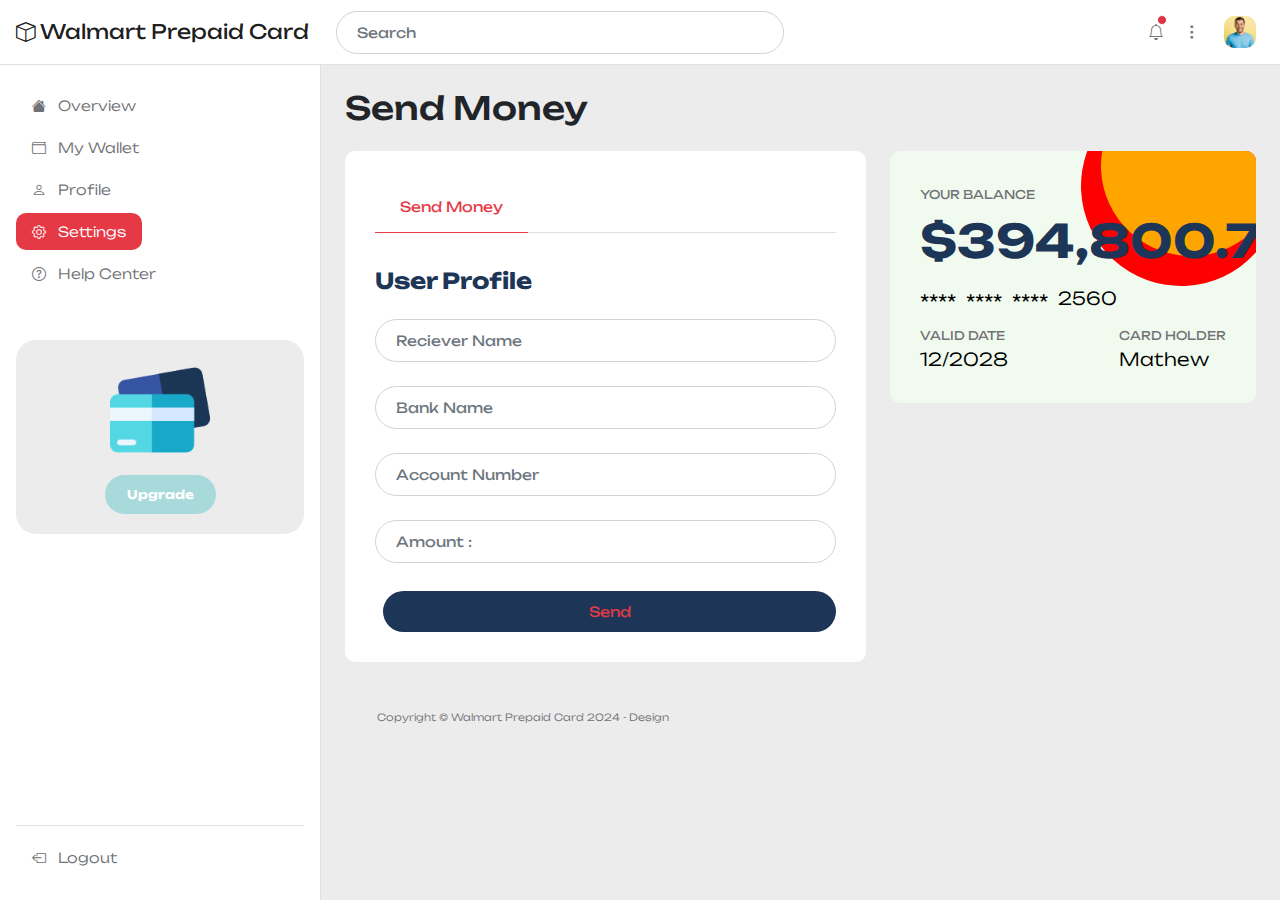
<file: send.html>
<!doctype html>
<html lang="en">

<head>
    <meta charset="utf-8">
    <meta name="viewport" content="width=device-width, initial-scale=1">

    <meta name="description" content="">
    <meta name="author" content="">

    <title>Walmart Prepaid Card - Settings</title>

    <!-- CSS FILES -->
    <link rel="preconnect" href="https://fonts.googleapis.com">

    <link rel="preconnect" href="https://fonts.gstatic.com" crossorigin>

    <link href="https://fonts.googleapis.com/css2?family=Unbounded:wght@300;400;700&display=swap" rel="stylesheet">

    <link href="css/bootstrap.min.css" rel="stylesheet">

    <link href="css/bootstrap-icons.css" rel="stylesheet">

    <link href="css/tooplate-mini-finance.css" rel="stylesheet">
    <!--

Tooplate 2135 Mini Finance

https://www.tooplate.com/view/2135-mini-finance

Bootstrap 5 Dashboard Admin Template

-->
</head>

<body>
    <header class="navbar sticky-top flex-md-nowrap">
        <div class="col-md-3 col-lg-3 me-0 px-3 fs-6">
            <a class="navbar-brand" href="index.html">
                <i class="bi-box"></i>
                Walmart Prepaid Card
            </a>
        </div>

        <button class="navbar-toggler position-absolute d-md-none collapsed" type="button" data-bs-toggle="collapse"
            data-bs-target="#sidebarMenu" aria-controls="sidebarMenu" aria-expanded="false"
            aria-label="Toggle navigation">
            <span class="navbar-toggler-icon"></span>
        </button>

        <form class="custom-form header-form ms-lg-3 ms-md-3 me-lg-auto me-md-auto order-2 order-lg-0 order-md-0"
            action="#" method="get" role="form">
            <input class="form-control" name="search" type="text" placeholder="Search" aria-label="Search">
        </form>

        <div class="navbar-nav me-lg-2">
            <div class="nav-item text-nowrap d-flex align-items-center">
                <div class="dropdown ps-3">
                    <a class="nav-link dropdown-toggle text-center" href="#" role="button" data-bs-toggle="dropdown"
                        aria-expanded="false">
                        <i class="bi-bell"></i>
                        <span
                            class="position-absolute start-100 translate-middle p-1 bg-danger border border-light rounded-circle">
                            <span class="visually-hidden">New alerts</span>
                        </span>
                    </a>

                    <ul class="dropdown-menu notifications-block-wrap bg-white shadow">
                        <small>Notifications</small>

                        <li class="notifications-block border-bottom pb-2 mb-2">
                            <a class="dropdown-item d-flex align-items-center" href="#">
                                <div class="notifications-icon-wrap bg-success">
                                    <i class="notifications-icon bi-check-circle-fill"></i>
                                </div>

                                <div>
                                    <span>Your account has been created successfuly.</span>

                                    <p>12 days ago</p>
                                </div>
                            </a>
                        </li>

                        <li class="notifications-block border-bottom pb-2 mb-2">
                            <a class="dropdown-item d-flex align-items-center" href="#">
                                <div class="notifications-icon-wrap bg-info">
                                    <i class="notifications-icon bi-folder"></i>
                                </div>

                                <div>
                                    <span>Please check. We have sent a Daily report.</span>

                                    <p>10 days ago</p>
                                </div>
                            </a>
                        </li>

                        <li class="notifications-block">
                            <a class="dropdown-item d-flex align-items-center" href="#">
                                <div class="notifications-icon-wrap bg-danger">
                                    <i class="notifications-icon bi-question-circle"></i>
                                </div>

                                <div>
                                    <span>Account verification failed.</span>

                                    <p>1 hour ago</p>
                                </div>
                            </a>
                        </li>
                    </ul>
                </div>

                <div class="dropdown ps-1">
                    <a class="nav-link dropdown-toggle text-center" href="#" role="button" data-bs-toggle="dropdown"
                        aria-expanded="false">
                        <i class="bi-three-dots-vertical"></i>
                    </a>

                    <div class="dropdown-menu dropdown-menu-social bg-white shadow">
                        <div class="container">
                            <div class="row">
                                <div class="col-lg-4 col-md-4 col-4">
                                    <a class="dropdown-item text-center" href="#">
                                        <img src="images/social/search.png" class="profile-image img-fluid" alt="">
                                        <span class="d-block">Google</span>
                                    </a>
                                </div>

                                <div class="col-lg-4 col-md-4 col-4">
                                    <a class="dropdown-item text-center" href="#">
                                        <img src="images/social/spotify.png" class="profile-image img-fluid" alt="">
                                        <span class="d-block">Spotify</span>
                                    </a>
                                </div>

                                <div class="col-lg-4 col-md-4 col-4">
                                    <a class="dropdown-item text-center" href="#">
                                        <img src="images/social/telegram.png" class="profile-image img-fluid" alt="">
                                        <span class="d-block">Telegram</span>
                                    </a>
                                </div>

                                <div class="col-lg-4 col-md-4 col-4">
                                    <a class="dropdown-item text-center" href="#">
                                        <img src="images/social/snapchat.png" class="profile-image img-fluid" alt="">
                                        <span class="d-block">Snapchat</span>
                                    </a>
                                </div>

                                <div class="col-lg-4 col-md-4 col-4">
                                    <a class="dropdown-item text-center" href="#">
                                        <img src="images/social/tiktok.png" class="profile-image img-fluid" alt="">
                                        <span class="d-block">Tiktok</span>
                                    </a>
                                </div>

                                <div class="col-lg-4 col-md-4 col-4">
                                    <a class="dropdown-item text-center" href="#">
                                        <img src="images/social/youtube.png" class="profile-image img-fluid" alt="">
                                        <span class="d-block">Youtube</span>
                                    </a>
                                </div>
                            </div>
                        </div>
                    </div>
                </div>

                <div class="dropdown px-3">
                    <a class="nav-link dropdown-toggle" href="#" role="button" data-bs-toggle="dropdown"
                        aria-expanded="false">
                        <img src="images/medium-shot-happy-man-smiling.jpg" class="profile-image img-fluid" alt="">
                    </a>
                    <ul class="dropdown-menu bg-white shadow">
                        <li>
                            <div class="dropdown-menu-profile-thumb d-flex">
                                <img src="images/medium-shot-happy-man-smiling.jpg" class="profile-image img-fluid me-3"
                                    alt="">

                                <div class="d-flex flex-column">
                                    <small>Mathew</small>
                                    <a href="#">mathew@site.com</a>
                                </div>
                            </div>
                        </li>

                        <li>
                            <a class="dropdown-item" href="profile.html">
                                <i class="bi-person me-2"></i>
                                Profile
                            </a>
                        </li>

                        <li>
                            <a class="dropdown-item" href="setting.html">
                                <i class="bi-gear me-2"></i>
                                Settings
                            </a>
                        </li>

                        <li>
                            <a class="dropdown-item" href="help-center.html">
                                <i class="bi-question-circle me-2"></i>
                                Help
                            </a>
                        </li>

                        <li class="border-top mt-3 pt-2 mx-4">
                            <a class="dropdown-item ms-0 me-0" href="/index.html">
                                <i class="bi-box-arrow-left me-2"></i>
                                Logout
                            </a>
                        </li>
                    </ul>
                </div>
            </div>
        </div>
    </header>

    <div class="container-fluid">
        <div class="row">
            <nav id="sidebarMenu" class="col-md-3 col-lg-3 d-md-block sidebar collapse">
                <div class="position-sticky py-4 px-3 sidebar-sticky">
                    <ul class="nav flex-column h-100">
                        <li class="nav-item">
                            <a class="nav-link" aria-current="page" href="/dashboard.html">
                                <i class="bi-house-fill me-2"></i>
                                Overview
                            </a>
                        </li>

                        <li class="nav-item">
                            <a class="nav-link" href="wallet.html">
                                <i class="bi-wallet me-2"></i>
                                My Wallet
                            </a>
                        </li>

                        <li class="nav-item">
                            <a class="nav-link" href="profile.html">
                                <i class="bi-person me-2"></i>
                                Profile
                            </a>
                        </li>

                        <li class="nav-item">
                            <a class="nav-link active" href="setting.html">
                                <i class="bi-gear me-2"></i>
                                Settings
                            </a>
                        </li>

                        <li class="nav-item">
                            <a class="nav-link" href="help-center.html">
                                <i class="bi-question-circle me-2"></i>
                                Help Center
                            </a>
                        </li>

                        <li class="nav-item featured-box mt-lg-5 mt-4 mb-4">
                            <img src="images/credit-card.png" class="img-fluid" alt="">

                            <a class="btn custom-btn" href="#">Upgrade</a>
                        </li>

                        <li class="nav-item border-top mt-auto pt-2">
                            <a class="nav-link" href="/index.html">
                                <i class="bi-box-arrow-left me-2"></i>
                                Logout
                            </a>
                        </li>
                    </ul>
                </div>
            </nav>

            <main class="main-wrapper col-md-9 ms-sm-auto py-4 col-lg-9 px-md-4 border-start">
                <div class="title-group mb-3">
                    <h1 class="h2 mb-0">Send Money</h1>
                </div>

                <div class="row my-4">
                    <div class="col-lg-7 col-12">
                        <div class="custom-block bg-white">
                            <ul class="nav nav-tabs" id="myTab" role="tablist">
                                <li class="nav-item" role="presentation">
                                    <button class="nav-link active" id="profile-tab" data-bs-toggle="tab"
                                        data-bs-target="#profile-tab-pane" type="button" role="tab"
                                        aria-controls="profile-tab-pane" aria-selected="true">Send Money</button>
                                </li>


                            </ul>

                            <div class="tab-content" id="myTabContent">
                                <div class="tab-pane fade show active" id="profile-tab-pane" role="tabpanel"
                                    aria-labelledby="profile-tab" tabindex="0">
                                    <h6 class="mb-4">User Profile</h6>

                                    <form class="custom-form profile-form" action="#" method="post" role="form">
                                        <input class="form-control" type="text" name="profile-name" id="profile-name"
                                            placeholder="Reciever Name">

                                        <input class="form-control" type="email" name="profile-email" id="profile-email"
                                            placeholder="Bank Name">
                                        <input class="form-control" type="email" name="profile-email" id="profile-email"
                                            placeholder="Account Number">
                                        <input class="form-control" type="email" name="profile-email" id="profile-email"
                                            placeholder="Amount : ">

                                        <div class="input-group mb-1">
                                            <!-- <img src="images/profile/senior-man-white-sweater-eyeglasses.jpg"
                                                class="profile-image img-fluid" alt=""> -->

                                            <!-- <input type="file" class="form-control" id="inputGroupFile02"> -->
                                        </div>

                                        <div class="d-flex">
                                            <!-- <button type="button" class="form-control me-3">
                                                Send
                                            </button> -->

                                            <button type="submit" class="form-control ms-2">
                                                <a href="dashboard.html">Send</a>
                                            </button>
                                        </div>
                                    </form>
                                </div>



                            </div>
                        </div>
                    </div>

                    <div class="col-lg-5 col-12">
                        <div class="custom-block custom-block-balance">
                            <small>Your Balance</small>

                            <h2 class="mt-2 mb-3">$394,800.74</h2>

                            <div class="custom-block-numbers d-flex align-items-center">
                                <span>****</span>
                                <span>****</span>
                                <span>****</span>
                                <p>2560</p>
                            </div>

                            <div class="d-flex">
                                <div>
                                    <small>Valid Date</small>
                                    <p>12/2028</p>
                                </div>

                                <div class="ms-auto">
                                    <small>Card Holder</small>
                                    <p>Mathew</p>
                                </div>
                            </div>
                        </div>
                    </div>
                </div>

                <footer class="site-footer">
                    <div class="container">
                        <div class="row">

                            <div class="col-lg-12 col-12">
                                <p class="copyright-text">Copyright © Walmart Prepaid Card 2024
                                    - Design</p>
                            </div>

                        </div>
                    </div>
                </footer>
            </main>

        </div>
    </div>

    <!-- JAVASCRIPT FILES -->
    <script src="js/jquery.min.js"></script>
    <script src="js/bootstrap.bundle.min.js"></script>
    <script src="js/custom.js"></script>

</body>

</html>
</file>
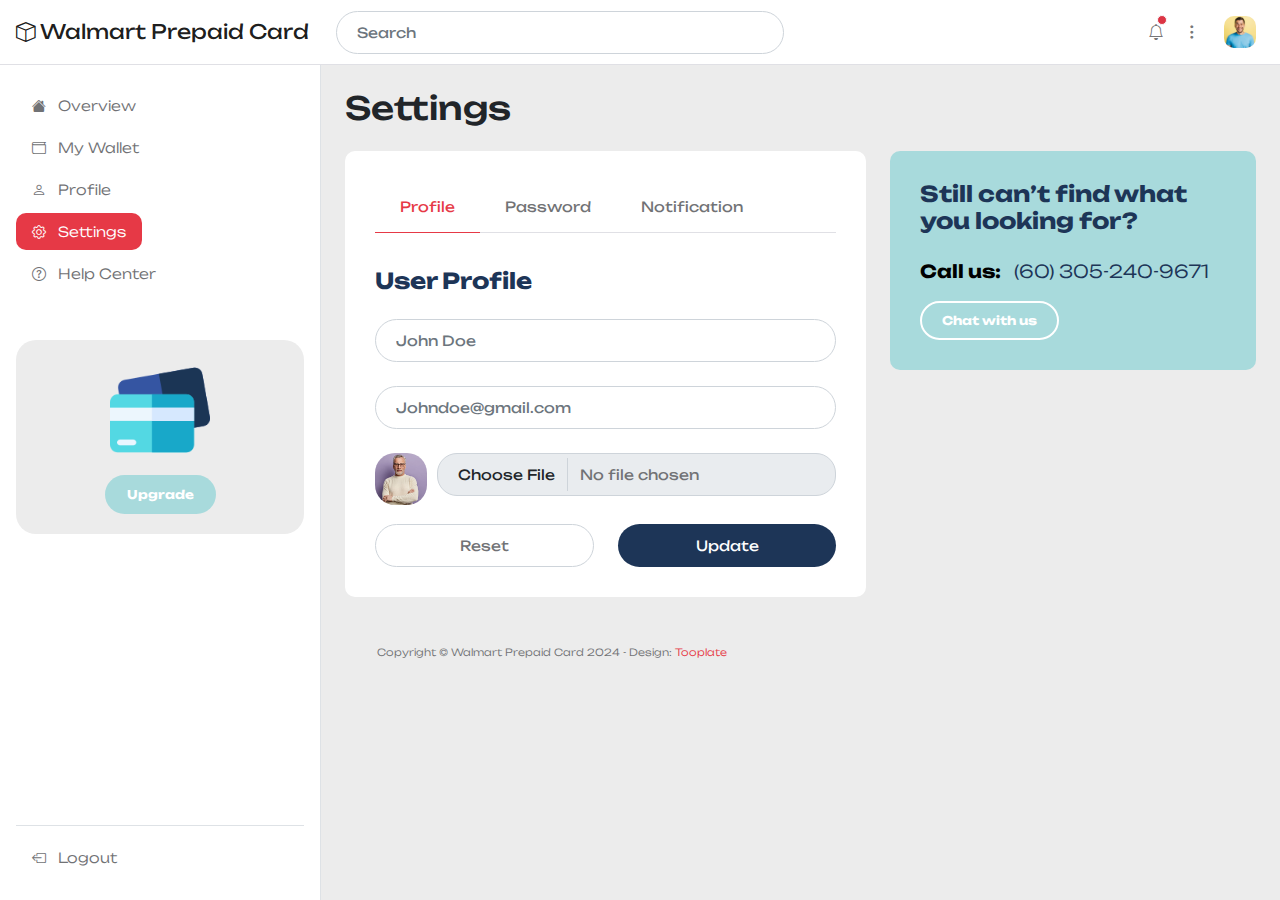
<file: setting.html>
<!doctype html>
<html lang="en">

<head>
    <meta charset="utf-8">
    <meta name="viewport" content="width=device-width, initial-scale=1">

    <meta name="description" content="">
    <meta name="author" content="">

    <title>Walmart Prepaid Card - Settings</title>

    <!-- CSS FILES -->
    <link rel="preconnect" href="https://fonts.googleapis.com">

    <link rel="preconnect" href="https://fonts.gstatic.com" crossorigin>

    <link href="https://fonts.googleapis.com/css2?family=Unbounded:wght@300;400;700&display=swap" rel="stylesheet">

    <link href="css/bootstrap.min.css" rel="stylesheet">

    <link href="css/bootstrap-icons.css" rel="stylesheet">

    <link href="css/tooplate-mini-finance.css" rel="stylesheet">
    <!--

Tooplate 2135 Mini Finance

https://www.tooplate.com/view/2135-mini-finance

Bootstrap 5 Dashboard Admin Template

-->
</head>

<body>
    <header class="navbar sticky-top flex-md-nowrap">
        <div class="col-md-3 col-lg-3 me-0 px-3 fs-6">
            <a class="navbar-brand" href="index.html">
                <i class="bi-box"></i>
                Walmart Prepaid Card
            </a>
        </div>

        <button class="navbar-toggler position-absolute d-md-none collapsed" type="button" data-bs-toggle="collapse"
            data-bs-target="#sidebarMenu" aria-controls="sidebarMenu" aria-expanded="false"
            aria-label="Toggle navigation">
            <span class="navbar-toggler-icon"></span>
        </button>

        <form class="custom-form header-form ms-lg-3 ms-md-3 me-lg-auto me-md-auto order-2 order-lg-0 order-md-0"
            action="#" method="get" role="form">
            <input class="form-control" name="search" type="text" placeholder="Search" aria-label="Search">
        </form>

        <div class="navbar-nav me-lg-2">
            <div class="nav-item text-nowrap d-flex align-items-center">
                <div class="dropdown ps-3">
                    <a class="nav-link dropdown-toggle text-center" href="#" role="button" data-bs-toggle="dropdown"
                        aria-expanded="false">
                        <i class="bi-bell"></i>
                        <span
                            class="position-absolute start-100 translate-middle p-1 bg-danger border border-light rounded-circle">
                            <span class="visually-hidden">New alerts</span>
                        </span>
                    </a>

                    <ul class="dropdown-menu notifications-block-wrap bg-white shadow">
                        <small>Notifications</small>

                        <li class="notifications-block border-bottom pb-2 mb-2">
                            <a class="dropdown-item d-flex align-items-center" href="#">
                                <div class="notifications-icon-wrap bg-success">
                                    <i class="notifications-icon bi-check-circle-fill"></i>
                                </div>

                                <div>
                                    <span>Your account has been created successfuly.</span>

                                    <p>12 days ago</p>
                                </div>
                            </a>
                        </li>

                        <li class="notifications-block border-bottom pb-2 mb-2">
                            <a class="dropdown-item d-flex align-items-center" href="#">
                                <div class="notifications-icon-wrap bg-info">
                                    <i class="notifications-icon bi-folder"></i>
                                </div>

                                <div>
                                    <span>Please check. We have sent a Daily report.</span>

                                    <p>10 days ago</p>
                                </div>
                            </a>
                        </li>

                        <li class="notifications-block">
                            <a class="dropdown-item d-flex align-items-center" href="#">
                                <div class="notifications-icon-wrap bg-danger">
                                    <i class="notifications-icon bi-question-circle"></i>
                                </div>

                                <div>
                                    <span>Account verification failed.</span>

                                    <p>1 hour ago</p>
                                </div>
                            </a>
                        </li>
                    </ul>
                </div>

                <div class="dropdown ps-1">
                    <a class="nav-link dropdown-toggle text-center" href="#" role="button" data-bs-toggle="dropdown"
                        aria-expanded="false">
                        <i class="bi-three-dots-vertical"></i>
                    </a>

                    <div class="dropdown-menu dropdown-menu-social bg-white shadow">
                        <div class="container">
                            <div class="row">
                                <div class="col-lg-4 col-md-4 col-4">
                                    <a class="dropdown-item text-center" href="#">
                                        <img src="images/social/search.png" class="profile-image img-fluid" alt="">
                                        <span class="d-block">Google</span>
                                    </a>
                                </div>

                                <div class="col-lg-4 col-md-4 col-4">
                                    <a class="dropdown-item text-center" href="#">
                                        <img src="images/social/spotify.png" class="profile-image img-fluid" alt="">
                                        <span class="d-block">Spotify</span>
                                    </a>
                                </div>

                                <div class="col-lg-4 col-md-4 col-4">
                                    <a class="dropdown-item text-center" href="#">
                                        <img src="images/social/telegram.png" class="profile-image img-fluid" alt="">
                                        <span class="d-block">Telegram</span>
                                    </a>
                                </div>

                                <div class="col-lg-4 col-md-4 col-4">
                                    <a class="dropdown-item text-center" href="#">
                                        <img src="images/social/snapchat.png" class="profile-image img-fluid" alt="">
                                        <span class="d-block">Snapchat</span>
                                    </a>
                                </div>

                                <div class="col-lg-4 col-md-4 col-4">
                                    <a class="dropdown-item text-center" href="#">
                                        <img src="images/social/tiktok.png" class="profile-image img-fluid" alt="">
                                        <span class="d-block">Tiktok</span>
                                    </a>
                                </div>

                                <div class="col-lg-4 col-md-4 col-4">
                                    <a class="dropdown-item text-center" href="#">
                                        <img src="images/social/youtube.png" class="profile-image img-fluid" alt="">
                                        <span class="d-block">Youtube</span>
                                    </a>
                                </div>
                            </div>
                        </div>
                    </div>
                </div>

                <div class="dropdown px-3">
                    <a class="nav-link dropdown-toggle" href="#" role="button" data-bs-toggle="dropdown"
                        aria-expanded="false">
                        <img src="images/medium-shot-happy-man-smiling.jpg" class="profile-image img-fluid" alt="">
                    </a>
                    <ul class="dropdown-menu bg-white shadow">
                        <li>
                            <div class="dropdown-menu-profile-thumb d-flex">
                                <img src="images/medium-shot-happy-man-smiling.jpg" class="profile-image img-fluid me-3"
                                    alt="">

                                <div class="d-flex flex-column">
                                    <small>Mathew</small>
                                    <a href="#">mathew@site.com</a>
                                </div>
                            </div>
                        </li>

                        <li>
                            <a class="dropdown-item" href="profile.html">
                                <i class="bi-person me-2"></i>
                                Profile
                            </a>
                        </li>

                        <li>
                            <a class="dropdown-item" href="setting.html">
                                <i class="bi-gear me-2"></i>
                                Settings
                            </a>
                        </li>

                        <li>
                            <a class="dropdown-item" href="help-center.html">
                                <i class="bi-question-circle me-2"></i>
                                Help
                            </a>
                        </li>

                        <li class="border-top mt-3 pt-2 mx-4">
                            <a class="dropdown-item ms-0 me-0" href="/index.html">
                                <i class="bi-box-arrow-left me-2"></i>
                                Logout
                            </a>
                        </li>
                    </ul>
                </div>
            </div>
        </div>
    </header>

    <div class="container-fluid">
        <div class="row">
            <nav id="sidebarMenu" class="col-md-3 col-lg-3 d-md-block sidebar collapse">
                <div class="position-sticky py-4 px-3 sidebar-sticky">
                    <ul class="nav flex-column h-100">
                        <li class="nav-item">
                            <a class="nav-link" aria-current="page" href="index.html">
                                <i class="bi-house-fill me-2"></i>
                                Overview
                            </a>
                        </li>

                        <li class="nav-item">
                            <a class="nav-link" href="wallet.html">
                                <i class="bi-wallet me-2"></i>
                                My Wallet
                            </a>
                        </li>

                        <li class="nav-item">
                            <a class="nav-link" href="profile.html">
                                <i class="bi-person me-2"></i>
                                Profile
                            </a>
                        </li>

                        <li class="nav-item">
                            <a class="nav-link active" href="setting.html">
                                <i class="bi-gear me-2"></i>
                                Settings
                            </a>
                        </li>

                        <li class="nav-item">
                            <a class="nav-link" href="help-center.html">
                                <i class="bi-question-circle me-2"></i>
                                Help Center
                            </a>
                        </li>

                        <li class="nav-item featured-box mt-lg-5 mt-4 mb-4">
                            <img src="images/credit-card.png" class="img-fluid" alt="">

                            <a class="btn custom-btn" href="#">Upgrade</a>
                        </li>

                        <li class="nav-item border-top mt-auto pt-2">
                            <a class="nav-link" href="/index.html">
                                <i class="bi-box-arrow-left me-2"></i>
                                Logout
                            </a>
                        </li>
                    </ul>
                </div>
            </nav>

            <main class="main-wrapper col-md-9 ms-sm-auto py-4 col-lg-9 px-md-4 border-start">
                <div class="title-group mb-3">
                    <h1 class="h2 mb-0">Settings</h1>
                </div>

                <div class="row my-4">
                    <div class="col-lg-7 col-12">
                        <div class="custom-block bg-white">
                            <ul class="nav nav-tabs" id="myTab" role="tablist">
                                <li class="nav-item" role="presentation">
                                    <button class="nav-link active" id="profile-tab" data-bs-toggle="tab"
                                        data-bs-target="#profile-tab-pane" type="button" role="tab"
                                        aria-controls="profile-tab-pane" aria-selected="true">Profile</button>
                                </li>

                                <li class="nav-item" role="presentation">
                                    <button class="nav-link" id="password-tab" data-bs-toggle="tab"
                                        data-bs-target="#password-tab-pane" type="button" role="tab"
                                        aria-controls="password-tab-pane" aria-selected="false">Password</button>
                                </li>

                                <li class="nav-item" role="presentation">
                                    <button class="nav-link" id="notification-tab" data-bs-toggle="tab"
                                        data-bs-target="#notification-tab-pane" type="button" role="tab"
                                        aria-controls="notification-tab-pane"
                                        aria-selected="false">Notification</button>
                                </li>
                            </ul>

                            <div class="tab-content" id="myTabContent">
                                <div class="tab-pane fade show active" id="profile-tab-pane" role="tabpanel"
                                    aria-labelledby="profile-tab" tabindex="0">
                                    <h6 class="mb-4">User Profile</h6>

                                    <form class="custom-form profile-form" action="#" method="post" role="form">
                                        <input class="form-control" type="text" name="profile-name" id="profile-name"
                                            placeholder="John Doe">

                                        <input class="form-control" type="email" name="profile-email" id="profile-email"
                                            placeholder="Johndoe@gmail.com">

                                        <div class="input-group mb-1">
                                            <img src="images/profile/senior-man-white-sweater-eyeglasses.jpg"
                                                class="profile-image img-fluid" alt="">

                                            <input type="file" class="form-control" id="inputGroupFile02">
                                        </div>

                                        <div class="d-flex">
                                            <button type="button" class="form-control me-3">
                                                Reset
                                            </button>

                                            <button type="submit" class="form-control ms-2">
                                                Update
                                            </button>
                                        </div>
                                    </form>
                                </div>

                                <div class="tab-pane fade" id="password-tab-pane" role="tabpanel"
                                    aria-labelledby="password-tab" tabindex="0">
                                    <h6 class="mb-4">Password</h6>

                                    <form class="custom-form password-form" action="#" method="post" role="form">
                                        <input type="password" name="password" id="password" pattern="[0-9a-zA-Z]{4,10}"
                                            class="form-control" placeholder="Current Password" required="">

                                        <input type="password" name="confirm_password" id="confirm_password"
                                            pattern="[0-9a-zA-Z]{4,10}" class="form-control" placeholder="New Password"
                                            required="">

                                        <input type="password" name="confirm_password" id="confirm_password"
                                            pattern="[0-9a-zA-Z]{4,10}" class="form-control"
                                            placeholder="Confirm Password" required="">

                                        <div class="d-flex">
                                            <button type="button" class="form-control me-3">
                                                Reset
                                            </button>

                                            <button type="submit" class="form-control ms-2">
                                                Update Password
                                            </button>
                                        </div>
                                    </form>
                                </div>

                                <div class="tab-pane fade" id="notification-tab-pane" role="tabpanel"
                                    aria-labelledby="notification-tab" tabindex="0">
                                    <h6 class="mb-4">Notification</h6>

                                    <form class="custom-form notification-form" action="#" method="post" role="form">

                                        <div class="form-check form-switch d-flex mb-3 ps-0">
                                            <label class="form-check-label" for="flexSwitchCheckCheckedOne">Account
                                                activity</label>

                                            <input class="form-check-input ms-auto" type="checkbox"
                                                name="form-check-input" role="switch" id="flexSwitchCheckCheckedOne"
                                                checked>
                                        </div>

                                        <div class="form-check form-switch d-flex mb-3 ps-0">
                                            <label class="form-check-label" for="flexSwitchCheckCheckedTwo">Payment
                                                updated</label>

                                            <input class="form-check-input ms-auto" type="checkbox"
                                                name="form-check-input" role="switch" id="flexSwitchCheckCheckedTwo"
                                                checked>
                                        </div>

                                        <div class="d-flex mt-4">
                                            <button type="button" class="form-control me-3">
                                                Reset
                                            </button>

                                            <button type="submit" class="form-control ms-2">
                                                Update Password
                                            </button>
                                        </div>
                                    </form>
                                </div>
                            </div>
                        </div>
                    </div>

                    <div class="col-lg-5 col-12">
                        <div class="custom-block custom-block-contact">
                            <h6 class="mb-4">Still can’t find what you looking for?</h6>

                            <p>
                                <strong>Call us:</strong>
                                <a href="tel: 305-240-9671" class="ms-2">
                                    (60)
                                    305-240-9671
                                </a>
                            </p>

                            <a href="#" class="btn custom-btn custom-btn-bg-white mt-3">
                                Chat with us
                            </a>
                        </div>
                    </div>
                </div>

                <footer class="site-footer">
                    <div class="container">
                        <div class="row">

                            <div class="col-lg-12 col-12">
                                <p class="copyright-text">Copyright © Walmart Prepaid Card 2024
                                    - Design: <a rel="sponsored" href="https://www.tooplate.com"
                                        target="_blank">Tooplate</a></p>
                            </div>

                        </div>
                    </div>
                </footer>
            </main>

        </div>
    </div>

    <!-- JAVASCRIPT FILES -->
    <script src="js/jquery.min.js"></script>
    <script src="js/bootstrap.bundle.min.js"></script>
    <script src="js/custom.js"></script>

</body>

</html>
</file>
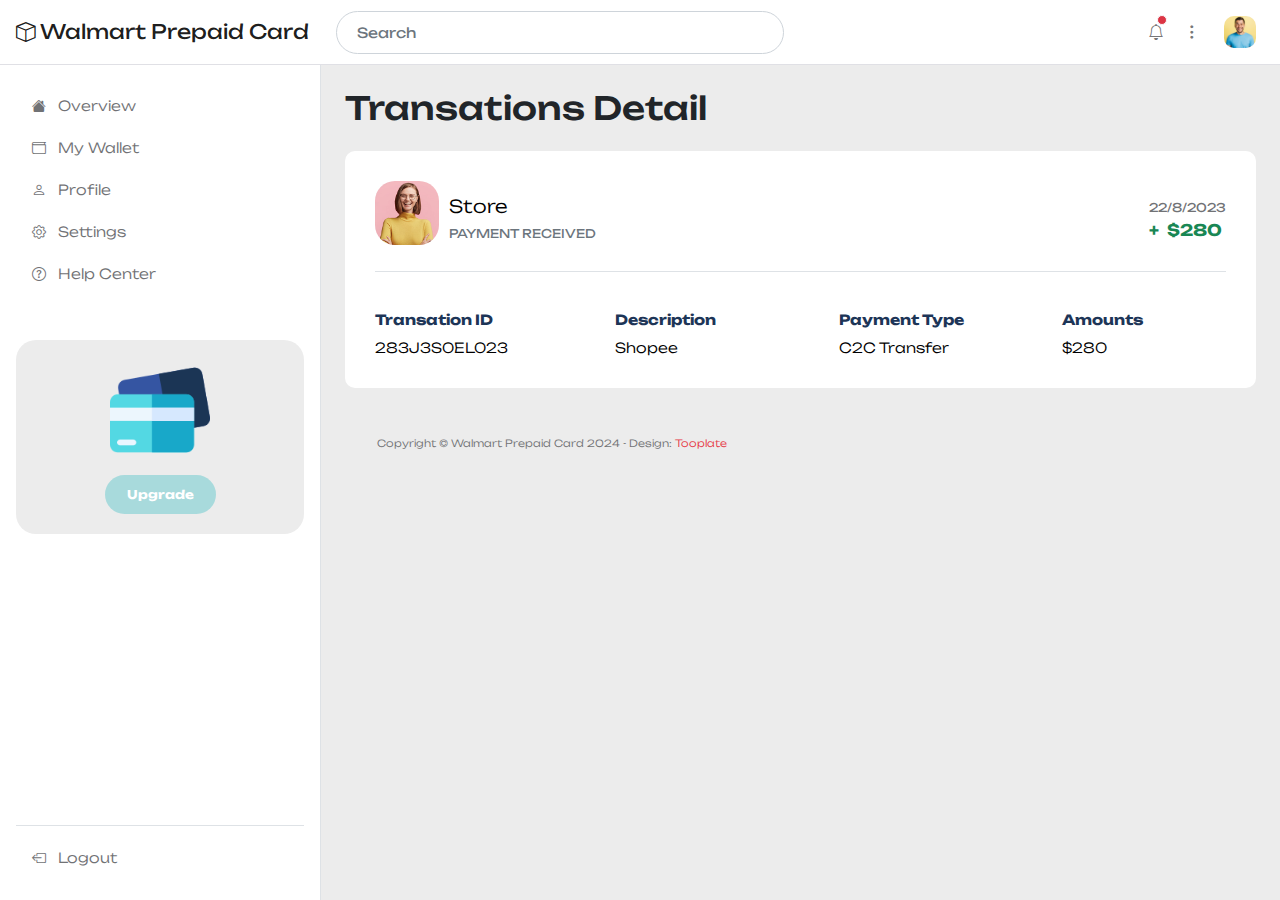
<file: transation-detail.html>
<!doctype html>
<html lang="en">

<head>
    <meta charset="utf-8">
    <meta name="viewport" content="width=device-width, initial-scale=1">

    <meta name="description" content="">
    <meta name="author" content="">

    <title>Walmart Prepaid Card - Transaction Detail</title>

    <!-- CSS FILES -->
    <link rel="preconnect" href="https://fonts.googleapis.com">

    <link rel="preconnect" href="https://fonts.gstatic.com" crossorigin>

    <link href="https://fonts.googleapis.com/css2?family=Unbounded:wght@300;400;700&display=swap" rel="stylesheet">

    <link href="css/bootstrap.min.css" rel="stylesheet">

    <link href="css/bootstrap-icons.css" rel="stylesheet">

    <link href="css/apexcharts.css" rel="stylesheet">

    <link href="css/tooplate-mini-finance.css" rel="stylesheet">
    <!--

Tooplate 2135 Mini Finance

https://www.tooplate.com/view/2135-mini-finance

Bootstrap 5 Dashboard Admin Template

-->
</head>

<body>
    <header class="navbar sticky-top flex-md-nowrap">
        <div class="col-md-3 col-lg-3 me-0 px-3 fs-6">
            <a class="navbar-brand" href="index.html">
                <i class="bi-box"></i>
                Walmart Prepaid Card
            </a>
        </div>

        <button class="navbar-toggler position-absolute d-md-none collapsed" type="button" data-bs-toggle="collapse"
            data-bs-target="#sidebarMenu" aria-controls="sidebarMenu" aria-expanded="false"
            aria-label="Toggle navigation">
            <span class="navbar-toggler-icon"></span>
        </button>

        <form class="custom-form header-form ms-lg-3 ms-md-3 me-lg-auto me-md-auto order-2 order-lg-0 order-md-0"
            action="#" method="get" role="form">
            <input class="form-control" name="search" type="text" placeholder="Search" aria-label="Search">
        </form>

        <div class="navbar-nav me-lg-2">
            <div class="nav-item text-nowrap d-flex align-items-center">
                <div class="dropdown ps-3">
                    <a class="nav-link dropdown-toggle text-center" href="#" role="button" data-bs-toggle="dropdown"
                        aria-expanded="false">
                        <i class="bi-bell"></i>
                        <span
                            class="position-absolute start-100 translate-middle p-1 bg-danger border border-light rounded-circle">
                            <span class="visually-hidden">New alerts</span>
                        </span>
                    </a>

                    <ul class="dropdown-menu notifications-block-wrap bg-white shadow">
                        <small>Notifications</small>

                        <li class="notifications-block border-bottom pb-2 mb-2">
                            <a class="dropdown-item d-flex align-items-center" href="#">
                                <div class="notifications-icon-wrap bg-success">
                                    <i class="notifications-icon bi-check-circle-fill"></i>
                                </div>

                                <div>
                                    <span>Your account has been created successfuly.</span>

                                    <p>2 days ago</p>
                                </div>
                            </a>
                        </li>

                        <li class="notifications-block border-bottom pb-2 mb-2">
                            <a class="dropdown-item d-flex align-items-center" href="#">
                                <div class="notifications-icon-wrap bg-info">
                                    <i class="notifications-icon bi-folder"></i>
                                </div>

                                <div>
                                    <span>Please check. We have sent Daily report.</span>

                                    <p>10 days ago</p>
                                </div>
                            </a>
                        </li>

                        <li class="notifications-block">
                            <a class="dropdown-item d-flex align-items-center" href="#">
                                <div class="notifications-icon-wrap bg-danger">
                                    <i class="notifications-icon bi-question-circle"></i>
                                </div>

                                <div>
                                    <span>Account verification failed.</span>

                                    <p>1 hour ago</p>
                                </div>
                            </a>
                        </li>
                    </ul>
                </div>

                <div class="dropdown ps-1">
                    <a class="nav-link dropdown-toggle text-center" href="#" role="button" data-bs-toggle="dropdown"
                        aria-expanded="false">
                        <i class="bi-three-dots-vertical"></i>
                    </a>

                    <div class="dropdown-menu dropdown-menu-social bg-white shadow">
                        <div class="container">
                            <div class="row">
                                <div class="col-lg-4 col-md-4 col-4">
                                    <a class="dropdown-item text-center" href="#">
                                        <img src="images/social/search.png" class="profile-image img-fluid" alt="">
                                        <span class="d-block">Google</span>
                                    </a>
                                </div>

                                <div class="col-lg-4 col-md-4 col-4">
                                    <a class="dropdown-item text-center" href="#">
                                        <img src="images/social/spotify.png" class="profile-image img-fluid" alt="">
                                        <span class="d-block">Spotify</span>
                                    </a>
                                </div>

                                <div class="col-lg-4 col-md-4 col-4">
                                    <a class="dropdown-item text-center" href="#">
                                        <img src="images/social/telegram.png" class="profile-image img-fluid" alt="">
                                        <span class="d-block">Telegram</span>
                                    </a>
                                </div>

                                <div class="col-lg-4 col-md-4 col-4">
                                    <a class="dropdown-item text-center" href="#">
                                        <img src="images/social/snapchat.png" class="profile-image img-fluid" alt="">
                                        <span class="d-block">Snapchat</span>
                                    </a>
                                </div>

                                <div class="col-lg-4 col-md-4 col-4">
                                    <a class="dropdown-item text-center" href="#">
                                        <img src="images/social/tiktok.png" class="profile-image img-fluid" alt="">
                                        <span class="d-block">Tiktok</span>
                                    </a>
                                </div>

                                <div class="col-lg-4 col-md-4 col-4">
                                    <a class="dropdown-item text-center" href="#">
                                        <img src="images/social/youtube.png" class="profile-image img-fluid" alt="">
                                        <span class="d-block">Youtube</span>
                                    </a>
                                </div>
                            </div>
                        </div>
                    </div>
                </div>

                <div class="dropdown px-3">
                    <a class="nav-link dropdown-toggle" href="#" role="button" data-bs-toggle="dropdown"
                        aria-expanded="false">
                        <img src="images/medium-shot-happy-man-smiling.jpg" class="profile-image img-fluid" alt="">
                    </a>
                    <ul class="dropdown-menu bg-white shadow">
                        <li>
                            <div class="dropdown-menu-profile-thumb d-flex">
                                <img src="images/medium-shot-happy-man-smiling.jpg" class="profile-image img-fluid me-3"
                                    alt="">

                                <div class="d-flex flex-column">
                                    <small>Mathew</small>
                                    <a href="#">mathew@site.com</a>
                                </div>
                            </div>
                        </li>

                        <li>
                            <a class="dropdown-item" href="profile.html">
                                <i class="bi-person me-2"></i>
                                Profile
                            </a>
                        </li>

                        <li>
                            <a class="dropdown-item" href="setting.html">
                                <i class="bi-gear me-2"></i>
                                Settings
                            </a>
                        </li>

                        <li>
                            <a class="dropdown-item" href="help-center.html">
                                <i class="bi-question-circle me-2"></i>
                                Help
                            </a>
                        </li>

                        <li class="border-top mt-3 pt-2 mx-4">
                            <a class="dropdown-item ms-0 me-0" href="#">
                                <i class="bi-box-arrow-left me-2"></i>
                                Logout
                            </a>
                        </li>
                    </ul>
                </div>
            </div>
        </div>
    </header>

    <div class="container-fluid">
        <div class="row">
            <nav id="sidebarMenu" class="col-md-3 col-lg-3 d-md-block sidebar collapse">
                <div class="position-sticky py-4 px-3 sidebar-sticky">
                    <ul class="nav flex-column h-100">
                        <li class="nav-item">
                            <a class="nav-link" aria-current="page" href="/dashboard.html">
                                <i class="bi-house-fill me-2"></i>
                                Overview
                            </a>
                        </li>

                        <li class="nav-item">
                            <a class="nav-link" href="wallet.html">
                                <i class="bi-wallet me-2"></i>
                                My Wallet
                            </a>
                        </li>

                        <li class="nav-item">
                            <a class="nav-link" href="profile.html">
                                <i class="bi-person me-2"></i>
                                Profile
                            </a>
                        </li>

                        <li class="nav-item">
                            <a class="nav-link" href="setting.html">
                                <i class="bi-gear me-2"></i>
                                Settings
                            </a>
                        </li>

                        <li class="nav-item">
                            <a class="nav-link" href="help-center.html">
                                <i class="bi-question-circle me-2"></i>
                                Help Center
                            </a>
                        </li>

                        <li class="nav-item featured-box mt-lg-5 mt-4 mb-4">
                            <img src="images/credit-card.png" class="img-fluid" alt="">

                            <a class="btn custom-btn" href="#">Upgrade</a>
                        </li>

                        <li class="nav-item border-top mt-auto pt-2">
                            <a class="nav-link" href="#">
                                <i class="bi-box-arrow-left me-2"></i>
                                Logout
                            </a>
                        </li>
                    </ul>
                </div>
            </nav>

            <main class="main-wrapper col-md-9 ms-sm-auto py-4 col-lg-9 px-md-4 border-start">
                <div class="title-group mb-3">
                    <h1 class="h2 mb-0">Transations Detail</h1>
                </div>

                <div class="row my-4">
                    <div class="col-lg-12 col-12">
                        <div class="custom-block custom-block-transation-detail bg-white">
                            <div class="d-flex flex-wrap align-items-center border-bottom pb-3 mb-3">
                                <div class="d-flex align-items-center">
                                    <img src="images/profile/young-woman-with-round-glasses-yellow-sweater.jpg"
                                        class="profile-image img-fluid" alt="">

                                    <div>
                                        <p>Store</p>

                                        <small class="text-muted">Payment Received</small>
                                    </div>
                                </div>

                                <div class="ms-auto">
                                    <small>22/8/2023</small>
                                    <strong class="d-block text-success"><span class="me-1">+</span> $280</strong>
                                </div>
                            </div>

                            <div class="d-flex flex-wrap align-items-center">
                                <div class="custom-block-transation-detail-item mt-4">
                                    <h6>Transation ID</h6>

                                    <p>283J3S0EL023</p>
                                </div>

                                <div class="custom-block-transation-detail-item mt-4 mx-auto px-4">
                                    <h6>Description</h6>

                                    <p>Shopee</p>
                                </div>

                                <div class="custom-block-transation-detail-item mt-4 ms-lg-auto px-lg-3 px-md-3">
                                    <h6>Payment Type</h6>

                                    <p>C2C Transfer</p>
                                </div>

                                <div class="custom-block-transation-detail-item mt-4 ms-auto me-auto">
                                    <h6>Amounts</h6>

                                    <p>$280</p>
                                </div>
                            </div>

                        </div>
                    </div>
                </div>

                <footer class="site-footer">
                    <div class="container">
                        <div class="row">

                            <div class="col-lg-12 col-12">
                                <p class="copyright-text">Copyright © Walmart Prepaid Card 2024
                                    - Design: <a rel="sponsored" href="https://www.tooplate.com"
                                        target="_blank">Tooplate</a></p>
                            </div>

                        </div>
                    </div>
                </footer>
            </main>

        </div>
    </div>

    <!-- JAVASCRIPT FILES -->
    <script src="js/jquery.min.js"></script>
    <script src="js/bootstrap.bundle.min.js"></script>
    <script src="js/apexcharts.min.js"></script>
    <script src="js/custom.js"></script>

</body>

</html>
</file>
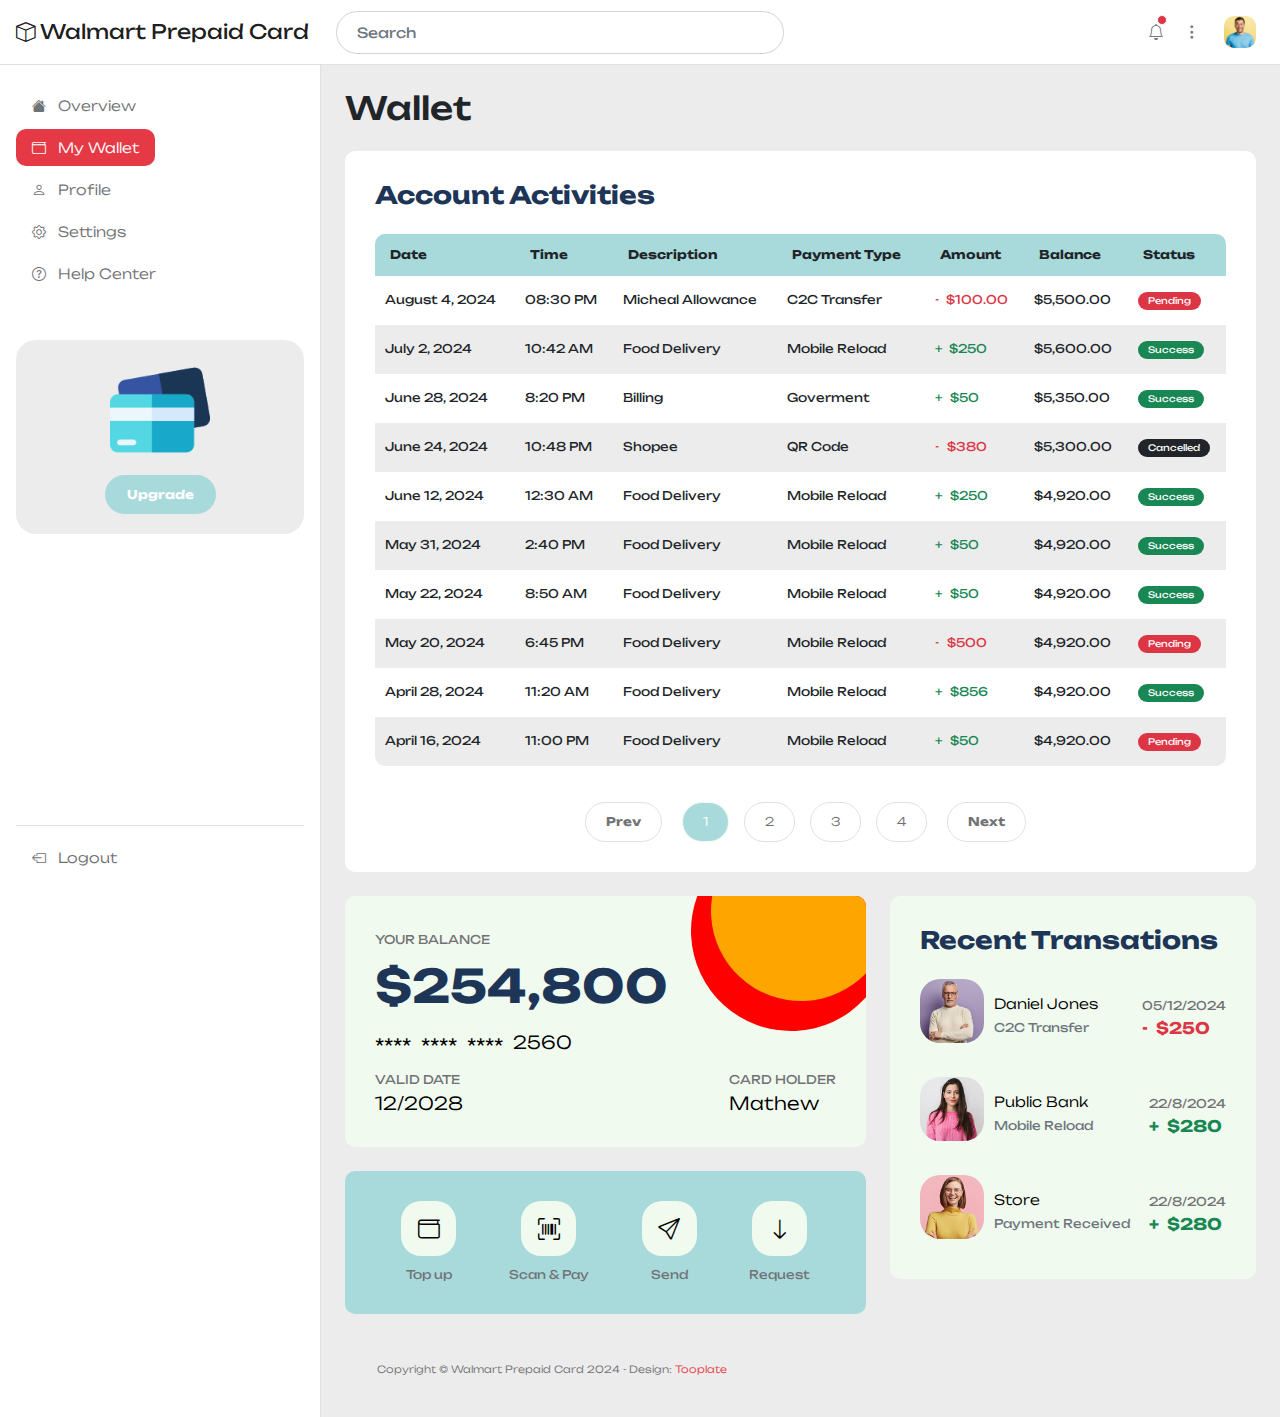
<file: wallet.html>
<!doctype html>
<html lang="en">

<head>
    <meta charset="utf-8">
    <meta name="viewport" content="width=device-width, initial-scale=1">

    <meta name="description" content="">
    <meta name="author" content="">

    <title>Walmart Prepaid Card - Wallet Page</title>

    <!-- CSS FILES -->
    <link rel="preconnect" href="https://fonts.googleapis.com">

    <link rel="preconnect" href="https://fonts.gstatic.com" crossorigin>

    <link href="https://fonts.googleapis.com/css2?family=Unbounded:wght@300;400;700&display=swap" rel="stylesheet">

    <link href="css/bootstrap.min.css" rel="stylesheet">

    <link href="css/bootstrap-icons.css" rel="stylesheet">

    <link href="css/apexcharts.css" rel="stylesheet">

    <link href="css/tooplate-mini-finance.css" rel="stylesheet">
    <!--

Tooplate 2135 Mini Finance

https://www.tooplate.com/view/2135-mini-finance

Bootstrap 5 Dashboard Admin Template

-->
</head>

<body>
    <header class="navbar sticky-top flex-md-nowrap">
        <div class="col-md-3 col-lg-3 me-0 px-3 fs-6">
            <a class="navbar-brand" href="index.html">
                <i class="bi-box"></i>
                Walmart Prepaid Card
            </a>
        </div>

        <button class="navbar-toggler position-absolute d-md-none collapsed" type="button" data-bs-toggle="collapse"
            data-bs-target="#sidebarMenu" aria-controls="sidebarMenu" aria-expanded="false"
            aria-label="Toggle navigation">
            <span class="navbar-toggler-icon"></span>
        </button>

        <form class="custom-form header-form ms-lg-3 ms-md-3 me-lg-auto me-md-auto order-2 order-lg-0 order-md-0"
            action="#" method="get" role="form">
            <input class="form-control" name="search" type="text" placeholder="Search" aria-label="Search">
        </form>

        <div class="navbar-nav me-lg-2">
            <div class="nav-item text-nowrap d-flex align-items-center">
                <div class="dropdown ps-3">
                    <a class="nav-link dropdown-toggle text-center" href="#" role="button" data-bs-toggle="dropdown"
                        aria-expanded="false">
                        <i class="bi-bell"></i>
                        <span
                            class="position-absolute start-100 translate-middle p-1 bg-danger border border-light rounded-circle">
                            <span class="visually-hidden">New alerts</span>
                        </span>
                    </a>

                    <ul class="dropdown-menu notifications-block-wrap bg-white shadow">
                        <small>Notifications</small>

                        <li class="notifications-block border-bottom pb-2 mb-2">
                            <a class="dropdown-item d-flex align-items-center" href="#">
                                <div class="notifications-icon-wrap bg-success">
                                    <i class="notifications-icon bi-check-circle-fill"></i>
                                </div>

                                <div>
                                    <span>Your account has been created successfuly.</span>

                                    <p>12 days ago</p>
                                </div>
                            </a>
                        </li>

                        <li class="notifications-block border-bottom pb-2 mb-2">
                            <a class="dropdown-item d-flex align-items-center" href="#">
                                <div class="notifications-icon-wrap bg-info">
                                    <i class="notifications-icon bi-folder"></i>
                                </div>

                                <div>
                                    <span>Please check. We have sent a Daily report.</span>

                                    <p>10 days ago</p>
                                </div>
                            </a>
                        </li>

                        <li class="notifications-block">
                            <a class="dropdown-item d-flex align-items-center" href="#">
                                <div class="notifications-icon-wrap bg-danger">
                                    <i class="notifications-icon bi-question-circle"></i>
                                </div>

                                <div>
                                    <span>Account verification failed.</span>

                                    <p>1 hour ago</p>
                                </div>
                            </a>
                        </li>
                    </ul>
                </div>

                <div class="dropdown ps-1">
                    <a class="nav-link dropdown-toggle text-center" href="#" role="button" data-bs-toggle="dropdown"
                        aria-expanded="false">
                        <i class="bi-three-dots-vertical"></i>
                    </a>

                    <div class="dropdown-menu dropdown-menu-social bg-white shadow">
                        <div class="container">
                            <div class="row">
                                <div class="col-lg-4 col-md-4 col-4">
                                    <a class="dropdown-item text-center" href="#">
                                        <img src="images/social/search.png" class="profile-image img-fluid" alt="">
                                        <span class="d-block">Google</span>
                                    </a>
                                </div>

                                <div class="col-lg-4 col-md-4 col-4">
                                    <a class="dropdown-item text-center" href="#">
                                        <img src="images/social/spotify.png" class="profile-image img-fluid" alt="">
                                        <span class="d-block">Spotify</span>
                                    </a>
                                </div>

                                <div class="col-lg-4 col-md-4 col-4">
                                    <a class="dropdown-item text-center" href="#">
                                        <img src="images/social/telegram.png" class="profile-image img-fluid" alt="">
                                        <span class="d-block">Telegram</span>
                                    </a>
                                </div>

                                <div class="col-lg-4 col-md-4 col-4">
                                    <a class="dropdown-item text-center" href="#">
                                        <img src="images/social/snapchat.png" class="profile-image img-fluid" alt="">
                                        <span class="d-block">Snapchat</span>
                                    </a>
                                </div>

                                <div class="col-lg-4 col-md-4 col-4">
                                    <a class="dropdown-item text-center" href="#">
                                        <img src="images/social/tiktok.png" class="profile-image img-fluid" alt="">
                                        <span class="d-block">Tiktok</span>
                                    </a>
                                </div>

                                <div class="col-lg-4 col-md-4 col-4">
                                    <a class="dropdown-item text-center" href="#">
                                        <img src="images/social/youtube.png" class="profile-image img-fluid" alt="">
                                        <span class="d-block">Youtube</span>
                                    </a>
                                </div>
                            </div>
                        </div>
                    </div>
                </div>

                <div class="dropdown px-3">
                    <a class="nav-link dropdown-toggle" href="#" role="button" data-bs-toggle="dropdown"
                        aria-expanded="false">
                        <img src="images/medium-shot-happy-man-smiling.jpg" class="profile-image img-fluid" alt="">
                    </a>
                    <ul class="dropdown-menu bg-white shadow">
                        <li>
                            <div class="dropdown-menu-profile-thumb d-flex">
                                <img src="images/medium-shot-happy-man-smiling.jpg" class="profile-image img-fluid me-3"
                                    alt="">

                                <div class="d-flex flex-column">
                                    <small>Mathew</small>
                                    <a href="#">mathew@site.com</a>
                                </div>
                            </div>
                        </li>

                        <li>
                            <a class="dropdown-item" href="profile.html">
                                <i class="bi-person me-2"></i>
                                Profile
                            </a>
                        </li>

                        <li>
                            <a class="dropdown-item" href="setting.html">
                                <i class="bi-gear me-2"></i>
                                Settings
                            </a>
                        </li>

                        <li>
                            <a class="dropdown-item" href="help-center.html">
                                <i class="bi-question-circle me-2"></i>
                                Help
                            </a>
                        </li>

                        <li class="border-top mt-3 pt-2 mx-4">
                            <a class="dropdown-item ms-0 me-0" href="/index.html">
                                <i class="bi-box-arrow-left me-2"></i>
                                Logout
                            </a>
                        </li>
                    </ul>
                </div>
            </div>
        </div>
    </header>

    <div class="container-fluid">
        <div class="row">
            <nav id="sidebarMenu" class="col-md-3 col-lg-3 d-md-block sidebar collapse">
                <div class="position-sticky py-4 px-3 sidebar-sticky">
                    <ul class="nav flex-column h-100">
                        <li class="nav-item">
                            <a class="nav-link" aria-current="page" href="/dashboard.html">
                                <i class="bi-house-fill me-2"></i>
                                Overview
                            </a>
                        </li>

                        <li class="nav-item">
                            <a class="nav-link active" href="wallet.html">
                                <i class="bi-wallet me-2"></i>
                                My Wallet
                            </a>
                        </li>

                        <li class="nav-item">
                            <a class="nav-link" href="profile.html">
                                <i class="bi-person me-2"></i>
                                Profile
                            </a>
                        </li>

                        <li class="nav-item">
                            <a class="nav-link" href="setting.html">
                                <i class="bi-gear me-2"></i>
                                Settings
                            </a>
                        </li>

                        <li class="nav-item">
                            <a class="nav-link" href="help-center.html">
                                <i class="bi-question-circle me-2"></i>
                                Help Center
                            </a>
                        </li>

                        <li class="nav-item featured-box mt-lg-5 mt-4 mb-4">
                            <img src="images/credit-card.png" class="img-fluid" alt="">

                            <a class="btn custom-btn" href="#">Upgrade</a>
                        </li>

                        <li class="nav-item border-top mt-auto pt-2">
                            <a class="nav-link" href="/index.html">
                                <i class="bi-box-arrow-left me-2"></i>
                                Logout
                            </a>
                        </li>
                    </ul>
                </div>
            </nav>

            <main class="main-wrapper col-md-9 ms-sm-auto py-4 col-lg-9 px-md-4 border-start">
                <div class="title-group mb-3">
                    <h1 class="h2 mb-0">Wallet</h1>
                </div>

                <div class="row my-4">
                    <div class="col-lg-12 col-12">
                        <div class="custom-block bg-white">
                            <h5 class="mb-4">Account Activities</h5>

                            <div class="table-responsive">
                                <table class="account-table table">
                                    <thead>
                                        <tr>
                                            <th scope="col">Date</th>

                                            <th scope="col">Time</th>

                                            <th scope="col">Description</th>

                                            <th scope="col">Payment Type</th>

                                            <th scope="col">Amount</th>

                                            <th scope="col">Balance</th>

                                            <th scope="col">Status</th>

                                        </tr>
                                    </thead>

                                    <tbody>
                                        <tr>
                                            <td scope="row">August 4, 2024</td>

                                            <td scope="row">08:30 PM</td>

                                            <td scope="row">Micheal Allowance</td>

                                            <td scope="row">C2C Transfer</td>

                                            <td class="text-danger" scope="row">
                                                <span class="me-1">-</span>
                                                $100.00
                                            </td>

                                            <td scope="row">$5,500.00</td>

                                            <td scope="row">
                                                <span class="badge text-bg-danger">
                                                    Pending
                                                </span>
                                            </td>
                                        </tr>

                                        <tr>
                                            <td scope="row">July 2, 2024</td>

                                            <td scope="row">10:42 AM</td>

                                            <td scope="row">Food Delivery</td>

                                            <td scope="row">Mobile Reload</td>

                                            <td class="text-success" scope="row">
                                                <span class="me-1">+</span>
                                                $250
                                            </td>

                                            <td scope="row">$5,600.00</td>

                                            <td scope="row">
                                                <span class="badge text-bg-success">
                                                    Success
                                                </span>
                                            </td>
                                        </tr>

                                        <tr>
                                            <td scope="row">June 28, 2024</td>

                                            <td scope="row">8:20 PM</td>

                                            <td scope="row">Billing</td>

                                            <td scope="row">Goverment</td>

                                            <td class="text-success" scope="row">
                                                <span class="me-2">+</span>$50
                                            </td>

                                            <td scope="row">$5,350.00</td>

                                            <td scope="row">
                                                <span class="badge text-bg-success">
                                                    Success
                                                </span>
                                            </td>
                                        </tr>

                                        <tr>
                                            <td scope="row">June 24, 2024</td>

                                            <td scope="row">10:48 PM</td>

                                            <td scope="row">Shopee</td>

                                            <td scope="row">QR Code</td>

                                            <td class="text-danger" scope="row">
                                                <span class="me-2">-</span>$380
                                            </td>

                                            <td scope="row">$5,300.00</td>

                                            <td scope="row">
                                                <span class="badge text-bg-dark">
                                                    Cancelled
                                                </span>
                                            </td>
                                        </tr>

                                        <tr>
                                            <td scope="row">June 12, 2024</td>

                                            <td scope="row">12:30 AM</td>

                                            <td scope="row">Food Delivery</td>

                                            <td scope="row">Mobile Reload</td>

                                            <td class="text-success" scope="row">
                                                <span class="me-2">+</span>$250
                                            </td>

                                            <td scope="row">$4,920.00</td>

                                            <td scope="row">
                                                <span class="badge text-bg-success">
                                                    Success
                                                </span>
                                            </td>
                                        </tr>

                                        <tr>
                                            <td scope="row">May 31, 2024</td>

                                            <td scope="row">2:40 PM</td>

                                            <td scope="row">Food Delivery</td>

                                            <td scope="row">Mobile Reload</td>

                                            <td class="text-success" scope="row">
                                                <span class="me-2">+</span>$50
                                            </td>

                                            <td scope="row">$4,920.00</td>

                                            <td scope="row">
                                                <span class="badge text-bg-success">
                                                    Success
                                                </span>
                                            </td>
                                        </tr>

                                        <tr>
                                            <td scope="row">May 22, 2024</td>

                                            <td scope="row">8:50 AM</td>

                                            <td scope="row">Food Delivery</td>

                                            <td scope="row">Mobile Reload</td>

                                            <td class="text-success" scope="row">
                                                <span class="me-2">+</span>$50
                                            </td>

                                            <td scope="row">$4,920.00</td>

                                            <td scope="row">
                                                <span class="badge text-bg-success">
                                                    Success
                                                </span>
                                            </td>
                                        </tr>

                                        <tr>
                                            <td scope="row">May 20, 2024</td>

                                            <td scope="row">6:45 PM</td>

                                            <td scope="row">Food Delivery</td>

                                            <td scope="row">Mobile Reload</td>

                                            <td class="text-danger" scope="row">
                                                <span class="me-2">-</span>$500
                                            </td>

                                            <td scope="row">$4,920.00</td>

                                            <td scope="row">
                                                <span class="badge text-bg-danger">
                                                    Pending
                                                </span>
                                            </td>
                                        </tr>

                                        <tr>
                                            <td scope="row">April 28, 2024</td>

                                            <td scope="row">11:20 AM</td>

                                            <td scope="row">Food Delivery</td>

                                            <td scope="row">Mobile Reload</td>

                                            <td class="text-success" scope="row">
                                                <span class="me-2">+</span>$856
                                            </td>

                                            <td scope="row">$4,920.00</td>

                                            <td scope="row">
                                                <span class="badge text-bg-success">
                                                    Success
                                                </span>
                                            </td>
                                        </tr>

                                        <tr>
                                            <td scope="row">April 16, 2024</td>

                                            <td scope="row">11:00 PM</td>

                                            <td scope="row">Food Delivery</td>

                                            <td scope="row">Mobile Reload</td>

                                            <td class="text-success" scope="row">
                                                <span class="me-2">+</span>$50
                                            </td>

                                            <td scope="row">$4,920.00</td>

                                            <td scope="row">
                                                <span class="badge text-bg-danger">
                                                    Pending
                                                </span>
                                            </td>
                                        </tr>
                                    </tbody>
                                </table>
                            </div>

                            <nav aria-label="Page navigation example">
                                <ul class="pagination justify-content-center mb-0">
                                    <li class="page-item">
                                        <a class="page-link" href="#" aria-label="Previous">
                                            <span aria-hidden="true">Prev</span>
                                        </a>
                                    </li>

                                    <li class="page-item active" aria-current="page">
                                        <a class="page-link" href="#">1</a>
                                    </li>

                                    <li class="page-item">
                                        <a class="page-link" href="#">2</a>
                                    </li>

                                    <li class="page-item">
                                        <a class="page-link" href="#">3</a>
                                    </li>

                                    <li class="page-item">
                                        <a class="page-link" href="#">4</a>
                                    </li>

                                    <li class="page-item">
                                        <a class="page-link" href="#" aria-label="Next">
                                            <span aria-hidden="true">Next</span>
                                        </a>
                                    </li>
                                </ul>
                            </nav>
                        </div>
                    </div>

                    <div class="col-lg-7 col-12">
                        <div class="custom-block custom-block-balance">
                            <small>Your Balance</small>

                            <h2 class="mt-2 mb-3">$254,800</h2>

                            <div class="custom-block-numbers d-flex align-items-center">
                                <span>****</span>
                                <span>****</span>
                                <span>****</span>
                                <p>2560</p>
                            </div>

                            <div class="d-flex">
                                <div>
                                    <small>Valid Date</small>
                                    <p>12/2028</p>
                                </div>

                                <div class="ms-auto">
                                    <small>Card Holder</small>
                                    <p>Mathew</p>
                                </div>
                            </div>
                        </div>

                        <div class="custom-block custom-block-bottom d-flex flex-wrap">
                            <div class="custom-block-bottom-item">
                                <a href="#" class="d-flex flex-column">
                                    <i class="custom-block-icon bi-wallet"></i>

                                    <small>Top up</small>
                                </a>
                            </div>

                            <div class="custom-block-bottom-item">
                                <a href="#" class="d-flex flex-column">
                                    <i class="custom-block-icon bi-upc-scan"></i>

                                    <small>Scan & Pay</small>
                                </a>
                            </div>

                            <div class="custom-block-bottom-item">
                                <a href="#" class="d-flex flex-column">
                                    <i class="custom-block-icon bi-send"></i>

                                    <small>Send</small>
                                </a>
                            </div>

                            <div class="custom-block-bottom-item">
                                <a href="#" class="d-flex flex-column">
                                    <i class="custom-block-icon bi-arrow-down"></i>

                                    <small>Request</small>
                                </a>
                            </div>
                        </div>
                    </div>

                    <div class="col-lg-5 col-12">
                        <div class="custom-block custom-block-transations">
                            <h5 class="mb-4">Recent Transations</h5>

                            <div class="d-flex flex-wrap align-items-center mb-4">
                                <div class="d-flex align-items-center">
                                    <img src="images/profile/senior-man-white-sweater-eyeglasses.jpg"
                                        class="profile-image img-fluid" alt="">

                                    <div>
                                        <p>
                                            <a href="transation-detail.html">Daniel Jones</a>
                                        </p>

                                        <small class="text-muted">C2C Transfer</small>
                                    </div>
                                </div>

                                <div class="ms-auto">
                                    <small>05/12/2024</small>
                                    <strong class="d-block text-danger"><span class="me-1">-</span> $250</strong>
                                </div>
                            </div>

                            <div class="d-flex flex-wrap align-items-center mb-4">
                                <div class="d-flex align-items-center">
                                    <img src="images/profile/young-beautiful-woman-pink-warm-sweater.jpg"
                                        class="profile-image img-fluid" alt="">

                                    <div>
                                        <p>
                                            <a href="transation-detail.html">Public Bank</a>
                                        </p>

                                        <small class="text-muted">Mobile Reload</small>
                                    </div>
                                </div>

                                <div class="ms-auto">
                                    <small>22/8/2024</small>
                                    <strong class="d-block text-success"><span class="me-1">+</span> $280</strong>
                                </div>
                            </div>

                            <div class="d-flex flex-wrap align-items-center">
                                <div class="d-flex align-items-center">
                                    <img src="images/profile/young-woman-with-round-glasses-yellow-sweater.jpg"
                                        class="profile-image img-fluid" alt="">

                                    <div>
                                        <p><a href="transation-detail.html">Store</a></p>

                                        <small class="text-muted">Payment Received</small>
                                    </div>
                                </div>

                                <div class="ms-auto">
                                    <small>22/8/2024</small>
                                    <strong class="d-block text-success"><span class="me-1">+</span> $280</strong>
                                </div>
                            </div>
                        </div>

                    </div>
                </div>

                <footer class="site-footer">
                    <div class="container">
                        <div class="row">

                            <div class="col-lg-12 col-12">
                                <p class="copyright-text">Copyright © Walmart Prepaid Card 2024
                                    - Design: <a rel="sponsored" href="https://www.tooplate.com"
                                        target="_blank">Tooplate</a></p>
                            </div>

                        </div>
                    </div>
                </footer>
            </main>

        </div>
    </div>

    <!-- JAVASCRIPT FILES -->
    <script src="js/jquery.min.js"></script>
    <script src="js/bootstrap.bundle.min.js"></script>
    <script src="js/apexcharts.min.js"></script>
    <script src="js/custom.js"></script>
</body>

</html>
</file>
<file: css/apexcharts.css>
.apexcharts-canvas {
  position: relative;
  user-select: none;
  /* cannot give overflow: hidden as it will crop tooltips which overflow outside chart area */
}


/* scrollbar is not visible by default for legend, hence forcing the visibility */
.apexcharts-canvas ::-webkit-scrollbar {
  -webkit-appearance: none;
  width: 6px;
}

.apexcharts-canvas ::-webkit-scrollbar-thumb {
  border-radius: 4px;
  background-color: rgba(0, 0, 0, .5);
  box-shadow: 0 0 1px rgba(255, 255, 255, .5);
  -webkit-box-shadow: 0 0 1px rgba(255, 255, 255, .5);
}


.apexcharts-inner {
  position: relative;
}

.apexcharts-text tspan {
  font-family: inherit;
}

.legend-mouseover-inactive {
  transition: 0.15s ease all;
  opacity: 0.20;
}

.apexcharts-series-collapsed {
  opacity: 0;
}

.apexcharts-tooltip {
  border-radius: 5px;
  box-shadow: 2px 2px 6px -4px #999;
  cursor: default;
  font-size: 14px;
  left: 62px;
  opacity: 0;
  pointer-events: none;
  position: absolute;
  top: 20px;
  display: flex;
  flex-direction: column;
  overflow: hidden;
  white-space: nowrap;
  z-index: 12;
  transition: 0.15s ease all;
}

.apexcharts-tooltip.apexcharts-active {
  opacity: 1;
  transition: 0.15s ease all;
}

.apexcharts-tooltip.apexcharts-theme-light {
  border: 1px solid #e3e3e3;
  background: rgba(255, 255, 255, 0.96);
}

.apexcharts-tooltip.apexcharts-theme-dark {
  color: #fff;
  background: rgba(30, 30, 30, 0.8);
}

.apexcharts-tooltip * {
  font-family: inherit;
}


.apexcharts-tooltip-title {
  padding: 6px;
  font-size: 15px;
  margin-bottom: 4px;
}

.apexcharts-tooltip.apexcharts-theme-light .apexcharts-tooltip-title {
  background: #ECEFF1;
  border-bottom: 1px solid #ddd;
}

.apexcharts-tooltip.apexcharts-theme-dark .apexcharts-tooltip-title {
  background: rgba(0, 0, 0, 0.7);
  border-bottom: 1px solid #333;
}

.apexcharts-tooltip-text-y-value,
.apexcharts-tooltip-text-goals-value,
.apexcharts-tooltip-text-z-value {
  display: inline-block;
  font-weight: 600;
  margin-left: 5px;
}

.apexcharts-tooltip-title:empty,
.apexcharts-tooltip-text-y-label:empty,
.apexcharts-tooltip-text-y-value:empty,
.apexcharts-tooltip-text-goals-label:empty,
.apexcharts-tooltip-text-goals-value:empty,
.apexcharts-tooltip-text-z-value:empty {
  display: none;
}

.apexcharts-tooltip-text-y-value,
.apexcharts-tooltip-text-goals-value,
.apexcharts-tooltip-text-z-value {
  font-weight: 600;
}

.apexcharts-tooltip-text-goals-label, 
.apexcharts-tooltip-text-goals-value {
  padding: 6px 0 5px;
}

.apexcharts-tooltip-goals-group, 
.apexcharts-tooltip-text-goals-label, 
.apexcharts-tooltip-text-goals-value {
  display: flex;
}
.apexcharts-tooltip-text-goals-label:not(:empty),
.apexcharts-tooltip-text-goals-value:not(:empty) {
  margin-top: -6px;
}

.apexcharts-tooltip-marker {
  width: 12px;
  height: 12px;
  position: relative;
  top: 0px;
  margin-right: 10px;
  border-radius: 50%;
}

.apexcharts-tooltip-series-group {
  padding: 0 10px;
  display: none;
  text-align: left;
  justify-content: left;
  align-items: center;
}

.apexcharts-tooltip-series-group.apexcharts-active .apexcharts-tooltip-marker {
  opacity: 1;
}

.apexcharts-tooltip-series-group.apexcharts-active,
.apexcharts-tooltip-series-group:last-child {
  padding-bottom: 4px;
}

.apexcharts-tooltip-series-group-hidden {
  opacity: 0;
  height: 0;
  line-height: 0;
  padding: 0 !important;
}

.apexcharts-tooltip-y-group {
  padding: 6px 0 5px;
}

.apexcharts-tooltip-box, .apexcharts-custom-tooltip {
  padding: 4px 8px;
}

.apexcharts-tooltip-boxPlot {
  display: flex;
  flex-direction: column-reverse;
}

.apexcharts-tooltip-box>div {
  margin: 4px 0;
}

.apexcharts-tooltip-box span.value {
  font-weight: bold;
}

.apexcharts-tooltip-rangebar {
  padding: 5px 8px;
}

.apexcharts-tooltip-rangebar .category {
  font-weight: 600;
  color: #777;
}

.apexcharts-tooltip-rangebar .series-name {
  font-weight: bold;
  display: block;
  margin-bottom: 5px;
}

.apexcharts-xaxistooltip {
  opacity: 0;
  padding: 9px 10px;
  pointer-events: none;
  color: #373d3f;
  font-size: 13px;
  text-align: center;
  border-radius: 2px;
  position: absolute;
  z-index: 10;
  background: #ECEFF1;
  border: 1px solid #90A4AE;
  transition: 0.15s ease all;
}

.apexcharts-xaxistooltip.apexcharts-theme-dark {
  background: rgba(0, 0, 0, 0.7);
  border: 1px solid rgba(0, 0, 0, 0.5);
  color: #fff;
}

.apexcharts-xaxistooltip:after,
.apexcharts-xaxistooltip:before {
  left: 50%;
  border: solid transparent;
  content: " ";
  height: 0;
  width: 0;
  position: absolute;
  pointer-events: none;
}

.apexcharts-xaxistooltip:after {
  border-color: rgba(236, 239, 241, 0);
  border-width: 6px;
  margin-left: -6px;
}

.apexcharts-xaxistooltip:before {
  border-color: rgba(144, 164, 174, 0);
  border-width: 7px;
  margin-left: -7px;
}

.apexcharts-xaxistooltip-bottom:after,
.apexcharts-xaxistooltip-bottom:before {
  bottom: 100%;
}

.apexcharts-xaxistooltip-top:after,
.apexcharts-xaxistooltip-top:before {
  top: 100%;
}

.apexcharts-xaxistooltip-bottom:after {
  border-bottom-color: #ECEFF1;
}

.apexcharts-xaxistooltip-bottom:before {
  border-bottom-color: #90A4AE;
}

.apexcharts-xaxistooltip-bottom.apexcharts-theme-dark:after {
  border-bottom-color: rgba(0, 0, 0, 0.5);
}

.apexcharts-xaxistooltip-bottom.apexcharts-theme-dark:before {
  border-bottom-color: rgba(0, 0, 0, 0.5);
}

.apexcharts-xaxistooltip-top:after {
  border-top-color: #ECEFF1
}

.apexcharts-xaxistooltip-top:before {
  border-top-color: #90A4AE;
}

.apexcharts-xaxistooltip-top.apexcharts-theme-dark:after {
  border-top-color: rgba(0, 0, 0, 0.5);
}

.apexcharts-xaxistooltip-top.apexcharts-theme-dark:before {
  border-top-color: rgba(0, 0, 0, 0.5);
}

.apexcharts-xaxistooltip.apexcharts-active {
  opacity: 1;
  transition: 0.15s ease all;
}

.apexcharts-yaxistooltip {
  opacity: 0;
  padding: 4px 10px;
  pointer-events: none;
  color: #373d3f;
  font-size: 13px;
  text-align: center;
  border-radius: 2px;
  position: absolute;
  z-index: 10;
  background: #ECEFF1;
  border: 1px solid #90A4AE;
}

.apexcharts-yaxistooltip.apexcharts-theme-dark {
  background: rgba(0, 0, 0, 0.7);
  border: 1px solid rgba(0, 0, 0, 0.5);
  color: #fff;
}

.apexcharts-yaxistooltip:after,
.apexcharts-yaxistooltip:before {
  top: 50%;
  border: solid transparent;
  content: " ";
  height: 0;
  width: 0;
  position: absolute;
  pointer-events: none;
}

.apexcharts-yaxistooltip:after {
  border-color: rgba(236, 239, 241, 0);
  border-width: 6px;
  margin-top: -6px;
}

.apexcharts-yaxistooltip:before {
  border-color: rgba(144, 164, 174, 0);
  border-width: 7px;
  margin-top: -7px;
}

.apexcharts-yaxistooltip-left:after,
.apexcharts-yaxistooltip-left:before {
  left: 100%;
}

.apexcharts-yaxistooltip-right:after,
.apexcharts-yaxistooltip-right:before {
  right: 100%;
}

.apexcharts-yaxistooltip-left:after {
  border-left-color: #ECEFF1;
}

.apexcharts-yaxistooltip-left:before {
  border-left-color: #90A4AE;
}

.apexcharts-yaxistooltip-left.apexcharts-theme-dark:after {
  border-left-color: rgba(0, 0, 0, 0.5);
}

.apexcharts-yaxistooltip-left.apexcharts-theme-dark:before {
  border-left-color: rgba(0, 0, 0, 0.5);
}

.apexcharts-yaxistooltip-right:after {
  border-right-color: #ECEFF1;
}

.apexcharts-yaxistooltip-right:before {
  border-right-color: #90A4AE;
}

.apexcharts-yaxistooltip-right.apexcharts-theme-dark:after {
  border-right-color: rgba(0, 0, 0, 0.5);
}

.apexcharts-yaxistooltip-right.apexcharts-theme-dark:before {
  border-right-color: rgba(0, 0, 0, 0.5);
}

.apexcharts-yaxistooltip.apexcharts-active {
  opacity: 1;
}

.apexcharts-yaxistooltip-hidden {
  display: none;
}

.apexcharts-xcrosshairs,
.apexcharts-ycrosshairs {
  pointer-events: none;
  opacity: 0;
  transition: 0.15s ease all;
}

.apexcharts-xcrosshairs.apexcharts-active,
.apexcharts-ycrosshairs.apexcharts-active {
  opacity: 1;
  transition: 0.15s ease all;
}

.apexcharts-ycrosshairs-hidden {
  opacity: 0;
}

.apexcharts-selection-rect {
  cursor: move;
}

.svg_select_boundingRect, .svg_select_points_rot {
  pointer-events: none;
  opacity: 0;
  visibility: hidden;
}
.apexcharts-selection-rect + g .svg_select_boundingRect,
.apexcharts-selection-rect + g .svg_select_points_rot {
  opacity: 0;
  visibility: hidden;
}

.apexcharts-selection-rect + g .svg_select_points_l,
.apexcharts-selection-rect + g .svg_select_points_r {
  cursor: ew-resize;
  opacity: 1;
  visibility: visible;
}

.svg_select_points {
  fill: #efefef;
  stroke: #333;
  rx: 2;
}

.apexcharts-svg.apexcharts-zoomable.hovering-zoom {
  cursor: crosshair
}

.apexcharts-svg.apexcharts-zoomable.hovering-pan {
  cursor: move
}

.apexcharts-zoom-icon,
.apexcharts-zoomin-icon,
.apexcharts-zoomout-icon,
.apexcharts-reset-icon,
.apexcharts-pan-icon,
.apexcharts-selection-icon,
.apexcharts-menu-icon,
.apexcharts-toolbar-custom-icon {
  cursor: pointer;
  width: 20px;
  height: 20px;
  line-height: 24px;
  color: #6E8192;
  text-align: center;
}

.apexcharts-zoom-icon svg,
.apexcharts-zoomin-icon svg,
.apexcharts-zoomout-icon svg,
.apexcharts-reset-icon svg,
.apexcharts-menu-icon svg {
  fill: #6E8192;
}

.apexcharts-selection-icon svg {
  fill: #444;
  transform: scale(0.76)
}

.apexcharts-theme-dark .apexcharts-zoom-icon svg,
.apexcharts-theme-dark .apexcharts-zoomin-icon svg,
.apexcharts-theme-dark .apexcharts-zoomout-icon svg,
.apexcharts-theme-dark .apexcharts-reset-icon svg,
.apexcharts-theme-dark .apexcharts-pan-icon svg,
.apexcharts-theme-dark .apexcharts-selection-icon svg,
.apexcharts-theme-dark .apexcharts-menu-icon svg,
.apexcharts-theme-dark .apexcharts-toolbar-custom-icon svg {
  fill: #f3f4f5;
}

.apexcharts-canvas .apexcharts-zoom-icon.apexcharts-selected svg,
.apexcharts-canvas .apexcharts-selection-icon.apexcharts-selected svg,
.apexcharts-canvas .apexcharts-reset-zoom-icon.apexcharts-selected svg {
  fill: #008FFB;
}

.apexcharts-theme-light .apexcharts-selection-icon:not(.apexcharts-selected):hover svg,
.apexcharts-theme-light .apexcharts-zoom-icon:not(.apexcharts-selected):hover svg,
.apexcharts-theme-light .apexcharts-zoomin-icon:hover svg,
.apexcharts-theme-light .apexcharts-zoomout-icon:hover svg,
.apexcharts-theme-light .apexcharts-reset-icon:hover svg,
.apexcharts-theme-light .apexcharts-menu-icon:hover svg {
  fill: #333;
}

.apexcharts-selection-icon,
.apexcharts-menu-icon {
  position: relative;
}

.apexcharts-reset-icon {
  margin-left: 5px;
}

.apexcharts-zoom-icon,
.apexcharts-reset-icon,
.apexcharts-menu-icon {
  transform: scale(0.85);
}

.apexcharts-zoomin-icon,
.apexcharts-zoomout-icon {
  transform: scale(0.7)
}

.apexcharts-zoomout-icon {
  margin-right: 3px;
}

.apexcharts-pan-icon {
  transform: scale(0.62);
  position: relative;
  left: 1px;
  top: 0px;
}

.apexcharts-pan-icon svg {
  fill: #fff;
  stroke: #6E8192;
  stroke-width: 2;
}

.apexcharts-pan-icon.apexcharts-selected svg {
  stroke: #008FFB;
}

.apexcharts-pan-icon:not(.apexcharts-selected):hover svg {
  stroke: #333;
}

.apexcharts-toolbar {
  position: absolute;
  z-index: 11;
  max-width: 176px;
  text-align: right;
  border-radius: 3px;
  padding: 0px 6px 2px 6px;
  display: flex;
  justify-content: space-between;
  align-items: center;
}

.apexcharts-menu {
  background: #fff;
  position: absolute;
  top: 100%;
  border: 1px solid #ddd;
  border-radius: 3px;
  padding: 3px;
  right: 10px;
  opacity: 0;
  min-width: 110px;
  transition: 0.15s ease all;
  pointer-events: none;
}

.apexcharts-menu.apexcharts-menu-open {
  opacity: 1;
  pointer-events: all;
  transition: 0.15s ease all;
}

.apexcharts-menu-item {
  padding: 6px 7px;
  font-size: 12px;
  cursor: pointer;
}

.apexcharts-theme-light .apexcharts-menu-item:hover {
  background: #eee;
}

.apexcharts-theme-dark .apexcharts-menu {
  background: rgba(0, 0, 0, 0.7);
  color: #fff;
}

@media screen and (min-width: 768px) {
  .apexcharts-canvas:hover .apexcharts-toolbar {
    opacity: 1;
  }
}

.apexcharts-datalabel.apexcharts-element-hidden {
  opacity: 0;
}

.apexcharts-pie-label,
.apexcharts-datalabels,
.apexcharts-datalabel,
.apexcharts-datalabel-label,
.apexcharts-datalabel-value {
  cursor: default;
  pointer-events: none;
}

.apexcharts-pie-label-delay {
  opacity: 0;
  animation-name: opaque;
  animation-duration: 0.3s;
  animation-fill-mode: forwards;
  animation-timing-function: ease;
}

.apexcharts-canvas .apexcharts-element-hidden {
  opacity: 0;
}

.apexcharts-hide .apexcharts-series-points {
  opacity: 0;
}

.apexcharts-gridline,
.apexcharts-annotation-rect,
.apexcharts-tooltip .apexcharts-marker,
.apexcharts-area-series .apexcharts-area,
.apexcharts-line,
.apexcharts-zoom-rect,
.apexcharts-toolbar svg,
.apexcharts-area-series .apexcharts-series-markers .apexcharts-marker.no-pointer-events,
.apexcharts-line-series .apexcharts-series-markers .apexcharts-marker.no-pointer-events,
.apexcharts-radar-series path,
.apexcharts-radar-series polygon {
  pointer-events: none;
}


/* markers */

.apexcharts-marker {
  transition: 0.15s ease all;
}

@keyframes opaque {
  0% {
    opacity: 0;
  }
  100% {
    opacity: 1;
  }
}


/* Resize generated styles */

@keyframes resizeanim {
  from {
    opacity: 0;
  }
  to {
    opacity: 0;
  }
}

.resize-triggers {
  animation: 1ms resizeanim;
  visibility: hidden;
  opacity: 0;
}

.resize-triggers,
.resize-triggers>div,
.contract-trigger:before {
  content: " ";
  display: block;
  position: absolute;
  top: 0;
  left: 0;
  height: 100%;
  width: 100%;
  overflow: hidden;
}

.resize-triggers>div {
  background: #eee;
  overflow: auto;
}

.contract-trigger:before {
  width: 200%;
  height: 200%;
}
</file>
<file: css/tooplate-mini-finance.css>
/*

Tooplate 2135 Mini Finance

https://www.tooplate.com/view/2135-mini-finance

*/

/*---------------------------------------
  CUSTOM PROPERTIES ( VARIABLES )             
-----------------------------------------*/
:root {
  --white-color:                  #ffffff;
  --primary-color:                #E63946;
  --secondary-color:              #F1FAEE;
  --section-bg-color:             #ececec;
  --primary-bg-color:             #E63946;
  --custom-btn-bg-color:          #A8DADC;
  --custom-btn-bg-hover-color:    #1D3557;
  --heading-color:                #1D3557;
  --dark-color:                   #000000;
  --p-color:                      #717275;
  --border-color:                 #e0e0e5;
  --link-hover-color:             #E63946;

  --body-font-family:             'Unbounded';

  --h1-font-size:                 74px;
  --h2-font-size:                 46px;
  --h3-font-size:                 32px;
  --h4-font-size:                 28px;
  --h5-font-size:                 24px;
  --h6-font-size:                 22px;
  --p-font-size:                  18px;
  --menu-font-size:               14px;
  --btn-font-size:                12px;
  --copyright-font-size:          10px;

  --border-radius-large:          100px;
  --border-radius-medium:         20px;
  --border-radius-small:          10px;

  --font-weight-light:            300;
  --font-weight-normal:           400;
  --font-weight-bold:             700;
}

body {
  background-color: var(--white-color);
  font-family: var(--body-font-family); 
}


/*---------------------------------------
  TYPOGRAPHY               
-----------------------------------------*/

h2,
h3,
h4,
h5,
h6 {
  color: var(--heading-color);
}

h1,
h2,
h3,
h4,
h5,
h6 {
  font-weight: var(--font-weight-bold);
}

h1 {
  font-size: var(--h1-font-size);
}

h2 {
  font-size: var(--h2-font-size);
}

h3 {
  font-size: var(--h3-font-size);
}

h4 {
  font-size: var(--h4-font-size);
}

h5 {
  font-size: var(--h5-font-size);
}

h6 {
  font-size: var(--h6-font-size);
}

p {
  color: var(--p-color);
  font-size: var(--p-font-size);
  font-weight: var(--font-weight-light);
}

ul li {
  color: var(--p-color);
  font-size: var(--p-font-size);
  font-weight: var(--font-weight-light);
}

a, 
button {
  touch-action: manipulation;
  transition: all 0.3s;
}

a {
  display: inline-block;
  color: var(--primary-color);
  text-decoration: none;
}

a:hover {
  color: var(--link-hover-color);
}

b,
strong {
  font-weight: var(--font-weight-bold);
}


/*---------------------------------------
  SECTION               
-----------------------------------------*/
.main-wrapper {
  background: var(--section-bg-color);
  min-height: calc(100vh - 65px);
}

.section-padding {
  padding: 100px 50px;
}

.title-group small {
  font-weight: var(--font-weight-light);
}

.custom-block.section-bg,
.section-bg {
  background-color: var(--section-bg-color);
}

.custom-block.primary-bg {
  background: var(--primary-bg-color);
}

.featured-box {
  background-color: var(--section-bg-color);
  border-radius: var(--border-radius-medium);
  padding: 20px;
  text-align: center;
}

.featured-box img {
  display: block;
  margin: auto;
  margin-bottom: 15px;
  width: 100px;
  height: auto;
}


/*---------------------------------------
  TAB BAR              
-----------------------------------------*/
.tab-content {
  background-color: var(--white-color);
  border-radius: var(--border-radius-medium);
}

.nav-tabs {
  border-bottom: 1px solid var(--border-color);
  margin-bottom: 35px;
}

.nav-tabs .nav-link {
  border-radius: 0;
  border-top: 0;
  border-right: 0;
  border-left: 0;
  color: var(--p-color);
  font-size: var(--menu-font-size);
  font-weight: var(--font-weight-normal);
  padding: 15px 25px;
  transition: all 0.3s;
}

.nav-tabs .nav-item.show .nav-link, 
.nav-tabs .nav-link.active,
.nav-tabs .nav-link:focus, 
.nav-tabs .nav-link:hover {
  border-bottom-color: var(--primary-color);
  color: var(--primary-color);
}


/*---------------------------------------
  PROFILE IMAGE              
-----------------------------------------*/
.profile-image {
  border-radius: var(--border-radius-small);
  width: 32px;
  height: 32px;
  object-fit: cover;
}

.custom-block-profile-image-wrap {
  max-width: 95.71px;
  margin: auto;
  position: relative;
}

.custom-block-profile-front .custom-block-profile-image-wrap {
  max-width: 130px;
}

.custom-block-profile-front .custom-block-profile-image {
  width: 130px;
  height: 130px;
}

.custom-block-profile-image {
  border-radius: var(--border-radius-large);
  display: block;
  margin: auto;
  width: 95.71px;
  height: 95.71px;
  object-fit: cover;
}

.custom-block .profile-image {
  border-radius: var(--border-radius-medium);
  width: 64px;
  height: 64px;
  margin-right: 10px;
  margin-bottom: 10px;
}

.profile-rounded {
  background: var(--white-color);
  border-radius: var(--border-radius-medium);
  display: inline-block;
  vertical-align: top;
  width: 64px;
  height: 64px;
  text-align: center;
}

.profile-rounded-icon {
  font-size: var(--h2-font-size);
}

.dropdown-menu-profile-thumb {
  margin: 15px 25px;
}

.dropdown-menu-profile-thumb small,
.dropdown-menu-profile-thumb a {
  font-size: var(--btn-font-size);
}

.dropdown-menu.dropdown-menu-social {
  min-width: 340px;
}

.dropdown-menu-social .profile-image {
  margin-bottom: 5px;
}

.dropdown .dropdown-menu-social span {
  font-size: var(--btn-font-size);
}

.dropdown .dropdown-menu-social .dropdown-item {
  display: block;
  margin: auto;
  margin-bottom: 5px;
  padding-right: 0;
  padding-left: 0;
}

.dropdown .dropdown-menu-social .dropdown-item:hover {
  background: var(--section-bg-color);
  color: var(--p-color);
}


/*---------------------------------------
  NOTIFICATIONS ICON              
-----------------------------------------*/
.dropdown-menu.notifications-block-wrap {
  min-width: 465px;
}

.notifications-block-wrap small {
  background: var(--custom-btn-bg-color);
  display: block;
  padding: 15px 30px;
  margin-top: -15px;
  margin-bottom: 10px;
}

.notifications-block p {
  font-size: var(--btn-font-size);
  margin-bottom: 0;
}

.notifications-block span {
  white-space: normal;
}

.dropdown .notifications-block .dropdown-item:hover {
  background: transparent;
  color: var(--dark-color);
}

.notifications-icon-wrap {
  background: var(--section-bg-color);
  border-radius: var(--border-radius-medium);
  width: 32px;
  min-width: 32px;
  height: 32px;
  line-height: 32px;
  text-align: center;
  margin-right: 10px;
}

.notifications-icon {
  font-size: var(--p-font-size);
  color: var(--white-color);
}


/*---------------------------------------
  CUSTOM BUTTON               
-----------------------------------------*/
.custom-btn {
  background: var(--custom-btn-bg-color);
  border: 2px solid transparent;
  border-radius: var(--border-radius-large);
  color: var(--white-color);
  font-size: var(--btn-font-size);
  font-weight: var(--font-weight-bold);
  line-height: normal;
  transition: all 0.3s;
  padding: 10px 20px;
}

.custom-btn:hover {
  background: var(--custom-btn-bg-hover-color);
  color: var(--white-color);
}

.custom-border-btn {
  background: transparent;
  border: 2px solid var(--custom-btn-bg-color);
  color: var(--custom-btn-bg-color);
}

.custom-btn-bg-white {
  border-color: var(--white-color);
  color: var(--white-color);
}

.custom-btn-italic {
  font-style: italic;
}


/*---------------------------------------
  NAVIGATION              
-----------------------------------------*/
.sidebar {
  background: var(--white-color);
  position: fixed;
  top: 0;
  bottom: 0;
  left: 0;
  z-index: 100;
  padding: 58px 0 0;
}

.sidebar-sticky {
  height: calc(100vh - 58px);
  overflow-x: hidden;
  overflow-y: auto;
  position: relative;
}

.logo-image {
  width: 32px;
  height: auto;
}

.navbar {
  background: var(--white-color);
  border-bottom: 1px solid var(--border-color);
  padding-top: 8px;
  padding-bottom: 8px;
}

.navbar .nav-link {
  position: relative;
}

.navbar .header-form {
  width: 35%;
}

.navbar .header-form .form-control {
  margin-bottom: 0;
}

.navbar .dropdown-toggle::after {
  display: none;
}

.dropdown-menu {
  overflow: hidden;
  min-width: 240px;
  padding-top: 15px;
  padding-bottom: 15px;
}

.dropdown-toggle {
  width: 32px;
}

.dropdown-toggle .start-100 {
  top: 8px;
  left: 68%!important;
}

.dropdown .dropdown-item {
  border-radius: var(--border-radius-small);
  color: var(--p-color);
  font-size: var(--menu-font-size);
  font-weight: var(--font-weight-light);
  display: inline-block;
  margin-right: 15px;
  margin-left: 15px;
  padding-top: 7px;
  padding-bottom: 7px;
  width: auto;
}

.dropdown .dropdown-item:hover {
  background: var(--primary-color);
  color: var(--white-color);
}

.navbar-nav .dropdown-menu {
  border-color: transparent;
  border-radius: var(--border-radius-small);
  position: absolute;
}

.dropdown-menu[data-bs-popper] {
  right: 0;
  left: auto;
}

#sidebarMenu .nav {
  flex-wrap: inherit;
}

#sidebarMenu .nav-link {
  border-radius: var(--border-radius-small);
  color: var(--p-color);
  font-size: var(--menu-font-size);
  display: inline-block;
  position: relative;
  margin-top: 5px;
}

#sidebarMenu .nav-link.active, 
#sidebarMenu .nav-link:hover {
  background: var(--primary-color);
  color: var(--white-color);
}

.navbar-toggler {
  background: var(--primary-color);
  border-radius: var(--border-radius-small);
  position: fixed;
  top: 0;
  bottom: 0;
  right: 0;
  z-index: 222;
  border: 0;
  padding: 0;
  cursor: pointer;
  margin: 10px;
  width: 40px;
  height: 40px;
  outline: none;
}

.navbar-toggler:focus {
  outline: none;
  box-shadow: none;
}

.navbar-toggler[aria-expanded="true"] .navbar-toggler-icon {
  background: transparent;
}

.navbar-toggler[aria-expanded="true"] .navbar-toggler-icon:before,
.navbar-toggler[aria-expanded="true"] .navbar-toggler-icon:after {
  transition: top 300ms 50ms ease, -webkit-transform 300ms 350ms ease;
  transition: top 300ms 50ms ease, transform 300ms 350ms ease;
  transition: top 300ms 50ms ease, transform 300ms 350ms ease, -webkit-transform 300ms 350ms ease;
  top: 0;
}

.navbar-toggler[aria-expanded="true"] .navbar-toggler-icon:before {
  transform: rotate(45deg);
}

.navbar-toggler[aria-expanded="true"] .navbar-toggler-icon:after {
  transform: rotate(-45deg);
}

.navbar-toggler .navbar-toggler-icon {
  background: var(--white-color);
  transition: background 10ms 300ms ease;
  display: block;
  margin: auto;
  width: 23px;
  height: 2px;
  position: relative;
}

.navbar-toggler .navbar-toggler-icon:before,
.navbar-toggler .navbar-toggler-icon:after {
  transition: top 300ms 350ms ease, -webkit-transform 300ms 50ms ease;
  transition: top 300ms 350ms ease, transform 300ms 50ms ease;
  transition: top 300ms 350ms ease, transform 300ms 50ms ease, -webkit-transform 300ms 50ms ease;
  position: absolute;
  right: 0;
  left: 0;
  background: var(--white-color);
  width: 23px;
  height: 2px;
  content: '';
}

.navbar-toggler .navbar-toggler-icon::before {
  top: -8px;
}

.navbar-toggler .navbar-toggler-icon::after {
  top: 8px;
}


/*---------------------------------------
  CUSTOM BLOCK               
-----------------------------------------*/
.custom-block {
  background: var(--secondary-color);
  border-radius: var(--border-radius-small);
  position: relative;
  overflow: hidden;
  margin-bottom: 24px;
  padding: 30px;
}

.custom-block h2,
.custom-block p {
  position: relative;
  z-index: 2;
}

.custom-block-balance::before {
  content: "";
  background: var(--custom-btn-bg-color);
  background: #ff0000;
  border-radius: 100%;
  width: 200px;
  height: 200px;
  position: absolute;
  top: -65px;
  right: -25px;
  transform: rotate(-25deg);
}

.custom-block-balance::after {
  content: "";
  background: var(--primary-color);
  background: #ffa500;
  border-radius: 100%;
  width: 180px;
  height: 180px;
  position: absolute;
  top: -75px;
  right: -25px;
  transform: rotate(-25deg);
}

.custom-block-edit-icon {
  background: var(--primary-color);
  border-radius: var(--border-radius-large);
  color: var(--white-color);
  width: 35px;
  height: 35px;
  line-height: 35px;
  text-align: center;
}

.custom-block-edit-icon:hover {
  background: var(--custom-btn-bg-color);
  color: var(--white-color);
}

.custom-block-profile .custom-block-edit-icon {
  position: absolute;
  bottom: 0;
  right: 0;
}

.custom-block-profile-front .custom-block-edit-icon {
  bottom: 10px;
}

.custom-block-bottom {
  background: var(--custom-btn-bg-color);
  text-align: center;
}

.custom-block.custom-block-bottom small {
  text-transform: none;
}

.custom-block-bottom-item {
  flex: auto;
}

.custom-block-icon {
  background: var(--secondary-color);
  border-radius: var(--border-radius-medium);
  font-size: var(--h6-font-size);
  width: 55px;
  height: 55px;
  line-height: 55px;
  text-align: center;
  color: var(--dark-color);
  display: block;
  margin: auto;
  margin-bottom: 10px;
  transition: all 0.3s;
}

.custom-block-icon:hover {
  background: var(--custom-btn-bg-hover-color);
  color: var(--white-color);
}

.custom-block p {
  color: var(--dark-color);
  margin-bottom: 0;
}

.custom-block small {
  color: var(--p-color);
  font-size: var(--btn-font-size);
  text-transform: uppercase;
}

.custom-block-numbers {
  margin-bottom: 10px;
}

.custom-block-numbers span {
  color: var(--dark-color);
  display: inline-block;
  vertical-align: middle;
  font-size: var(--p-font-size);
  margin-right: 10px;
  position: relative;
  top: 3px;
}

.custom-block-image {
  border: 10px solid var(--primary-color);
  border-radius: 100%;
  position: absolute;
  top: -60px;
  right: 20px;
  left: 0;
  width: 120px;
  height: 120px;
  margin: auto;
  object-fit: cover;
}

.custom-block-exchange,
.custom-block-contact {
  background: var(--custom-btn-bg-color);
}

.custom-block-exchange .border-bottom {
  border-bottom: 1px solid #c6e5e7 !important;
}

.custom-block-exchange h6 {
  font-size: var(--menu-font-size);
  font-weight: var(--font-weight-normal);
}

.custom-block-exchange p + h6 {
  color: var(--p-color);
}

.exchange-image {
  border-radius: var(--border-radius-small);
  width: 64px;
  height: auto;
  margin-right: 15px;
}

.custom-block-transations p {
  font-size: var(--menu-font-size);
  margin-bottom: 0;
}

.custom-block-transations small {
  text-transform: none;
}

.custom-block-transations p a {
  color: var(--dark-color);
}

.custom-block-transations p a:hover {
  color: var(--primary-color);
}

.custom-block-transation-detail h6,
.custom-block-transation-detail-item p {
  font-size: var(--menu-font-size);
}

.custom-block-transation-detail-item {
  flex: auto;
}

.custom-block-faq p {
  font-size: var(--menu-font-size);
}

.custom-block-contact p a {
  color: var(--heading-color);
}

.custom-block-contact p a:hover {
  color: var(--white-color);
}

.custom-block-profile p {
  font-size: var(--menu-font-size);
}

.custom-block-profile span,
.custom-block-profile p a {
  color: var(--p-color);
  max-width: 200px;
}

.custom-block-profile p a:hover {
  color: var(--primary-color);
}

.custom-block-profile strong {
  min-width: 125px;
  margin-right: 10px;
}


/*---------------------------------------
  SEARCH, PROFILE FORM               
-----------------------------------------*/
.profile-form .input-group .form-control {
  background: #e9ecef;
}

.profile-form .profile-image {
  width: 52px;
  height: 52px;
}

.profile-form .input-group:not(.has-validation)>:not(:last-child):not(.dropdown-toggle):not(.dropdown-menu):not(.form-floating) {
  border-radius: var(--border-radius-medium);
}

.profile-form .input-group>:not(:first-child):not(.dropdown-menu):not(.valid-tooltip):not(.valid-feedback):not(.invalid-tooltip):not(.invalid-feedback) {
  margin-left: 0;
  border-radius: var(--border-radius-medium);
}


/*---------------------------------------
  ACCOUNT TABLE               
-----------------------------------------*/
.account-table {
  background: var(--section-bg-color);
  border-radius: var(--border-radius-small);
  position: relative;
  overflow: hidden;
}

.account-table>:not(caption)>*>* {
  border-bottom: 0;
  padding: 15px 10px;
}

.account-table thead {
  background: var(--custom-btn-bg-color);
}

.account-table th,
.account-table tr {
  font-size: var(--btn-font-size);
  padding: 15px 10px;
}

.account-table th {
  padding: 12px 15px;
}

.account-table tr {
  font-weight: var(--font-weight-normal);
}

.account-table tbody tr:nth-child(odd) {
  background: var(--white-color);
}

.badge {
  border-radius: var(--border-radius-large);
  font-weight: var(--font-weight-normal);
  line-height: normal;
  padding-right: 10px;
  padding-left: 10px;
  padding-bottom: 4px;
}


/*---------------------------------------
  PAGINATION              
-----------------------------------------*/
.pagination {
  margin-top: 20px;
}

.page-link {
  border-radius: var(--border-radius-medium);
  color: var(--p-color);
  font-size: var(--btn-font-size);
  margin: 0 5px;
  padding: 10px 20px;
}

.page-link:hover,
.page-item:first-child .page-link:hover,
.page-item:last-child .page-link:hover {
  background-color: var(--custom-btn-bg-color);
  color: var(--white-color);
}

.page-item:not(:first-child) .page-link {
  margin-left: 10px;
}

.page-item:first-child .page-link {
  margin-right: 10px;
}

.page-item:first-child .page-link,
.page-item:last-child .page-link {
  border-radius: var(--border-radius-medium);
  font-weight: var(--font-weight-bold);
  margin-left: 15px;
}

.active>.page-link, .page-link.active {
  background-color: var(--custom-btn-bg-color);
  border-color: var(--secondary-color);
}


/*---------------------------------------
  CUSTOM FORM               
-----------------------------------------*/
.custom-form .form-control {
  color: var(--p-color);
  border-radius: var(--border-radius-large);
  font-size: var(--menu-font-size);
  margin-bottom: 24px;
  padding: 10px 20px;
  outline: none;
  transition: all 0.3s;
}

.form-check-input:checked {
  background-color: var(--custom-btn-bg-hover-color);
  border-color: var(--custom-btn-bg-hover-color);
}

.form-check-label {
  color: var(--p-color);
}

.custom-form .form-control:hover,
.custom-form .form-control:focus {
  background: var(--section-bg-color);
  border-color: transparent;
}

.custom-form button[type="button"],
.custom-form button[type="submit"] {
  border-radius: var(--border-radius-large);
  font-size: var(--menu-font-size);
  transition: all 0.3s;
  margin-bottom: 0;
}

.custom-form button[type="submit"] {
  background: var(--custom-btn-bg-hover-color);
  border: none;
  color: var(--white-color);
}

.custom-form button[type="submit"]:hover,
.custom-form button[type="submit"]:focus {
  background: var(--custom-btn-bg-color);
  border-color: transparent;
}


/*---------------------------------------
  SITE FOOTER              
-----------------------------------------*/
.site-footer {
  padding-right: 20px;
  padding-left: 20px;
}

.copyright-text {
  font-size: var(--copyright-font-size);
}


/*---------------------------------------
  RESPONSIVE STYLES               
-----------------------------------------*/
@media screen and (max-width: 1200px) {
  h1 {
    font-size: 62px;
  }
}

@media screen and (max-width: 991px) {
  h1 {
    font-size: 54px;
  }

  h2 {
    font-size: 36px;
  }

  h3 {
    font-size: 32px;
  }

  h4 {
    font-size: 28px;
  }

  h5 {
    font-size: 20px;
  }

  h6 {
    font-size: 18px;
  }
}


@media screen and (max-width: 767px) {
  #sidebarMenu {
    top: 60px;
  }

  .sidebar-sticky {
    top: 117px;
    height: calc(100vh - 117px);
  }

  .navbar .header-form {
    width: 100%;
    margin: 10px;
  }

  .navbar .nav-link {
    padding-top: 7px;
  }

  .navbar-nav .dropdown:last-child {
    margin-right: 50px;
  }
}


@media screen and (max-width: 580px) {
  .navbar-nav .dropdown-menu {
    width: 95%;
    min-width: 240px;
    margin: auto;
    top: 60px;
    right: 0;
    left: 0;
  }

  .dropdown-menu[data-bs-popper] {
    top: 60px;
    right: 0;
    left: 0;
  }

  .dropdown, .dropdown-center, .dropend, .dropstart, .dropup, .dropup-center {
    position: inherit;
  }
}


@media screen and (max-width: 480px) {
  h1 {
    font-size: 38px;
  }

  h2 {
    font-size: 28px;
  }

  h3 {
    font-size: 26px;
  }

  h4 {
    font-size: 22px;
  }

  h5 {
    font-size: 20px;
  }

  .navbar-nav .dropdown-menu {
    width: 95%;
    min-width: 240px;
    margin: auto;
    top: 60px;
    right: 0;
    left: 0;
  }

  .dropdown-menu[data-bs-popper] {
    top: 60px;
    right: 0;
    left: 0;
  }

  .dropdown, .dropdown-center, .dropend, .dropstart, .dropup, .dropup-center {
    position: inherit;
  }

  .navbar-brand,
  .custom-block p {
    font-size: var(--menu-font-size);
  }

  .custom-block .profile-image {
    width: 32px;
    height: 32px;
  }

  .profile-form .profile-image {
    width: 42px;
    height: 42px;
  }

  .custom-block-bottom-item {
    flex: 35%;
    margin-top: 5px;
    margin-bottom: 5px;
  }

  .custom-block-profile-image-wrap {
    max-width: 100px;
  }

  .custom-block-profile-front .custom-block-profile-image,
  .custom-block-profile-image {
    width: 100px;
    height: 100px;
  }

  .custom-block-profile .custom-block-edit-icon {
    bottom: 10px;
  }

  .nav-tabs {
    margin-bottom: 25px;
  }

  .nav-tabs .nav-link {
    padding: 10px;
  }

  .nav-tabs .nav-link,
  .custom-block-exchange h6 {
    font-size: var(--btn-font-size);
  }

  .exchange-image {
    width: 42px;
  }

  .profile-rounded {
    width: 32px;
    height: 32px;
  }

  .profile-rounded-icon {
    font-size: var(--h6-font-size);
  }
}
</file>
